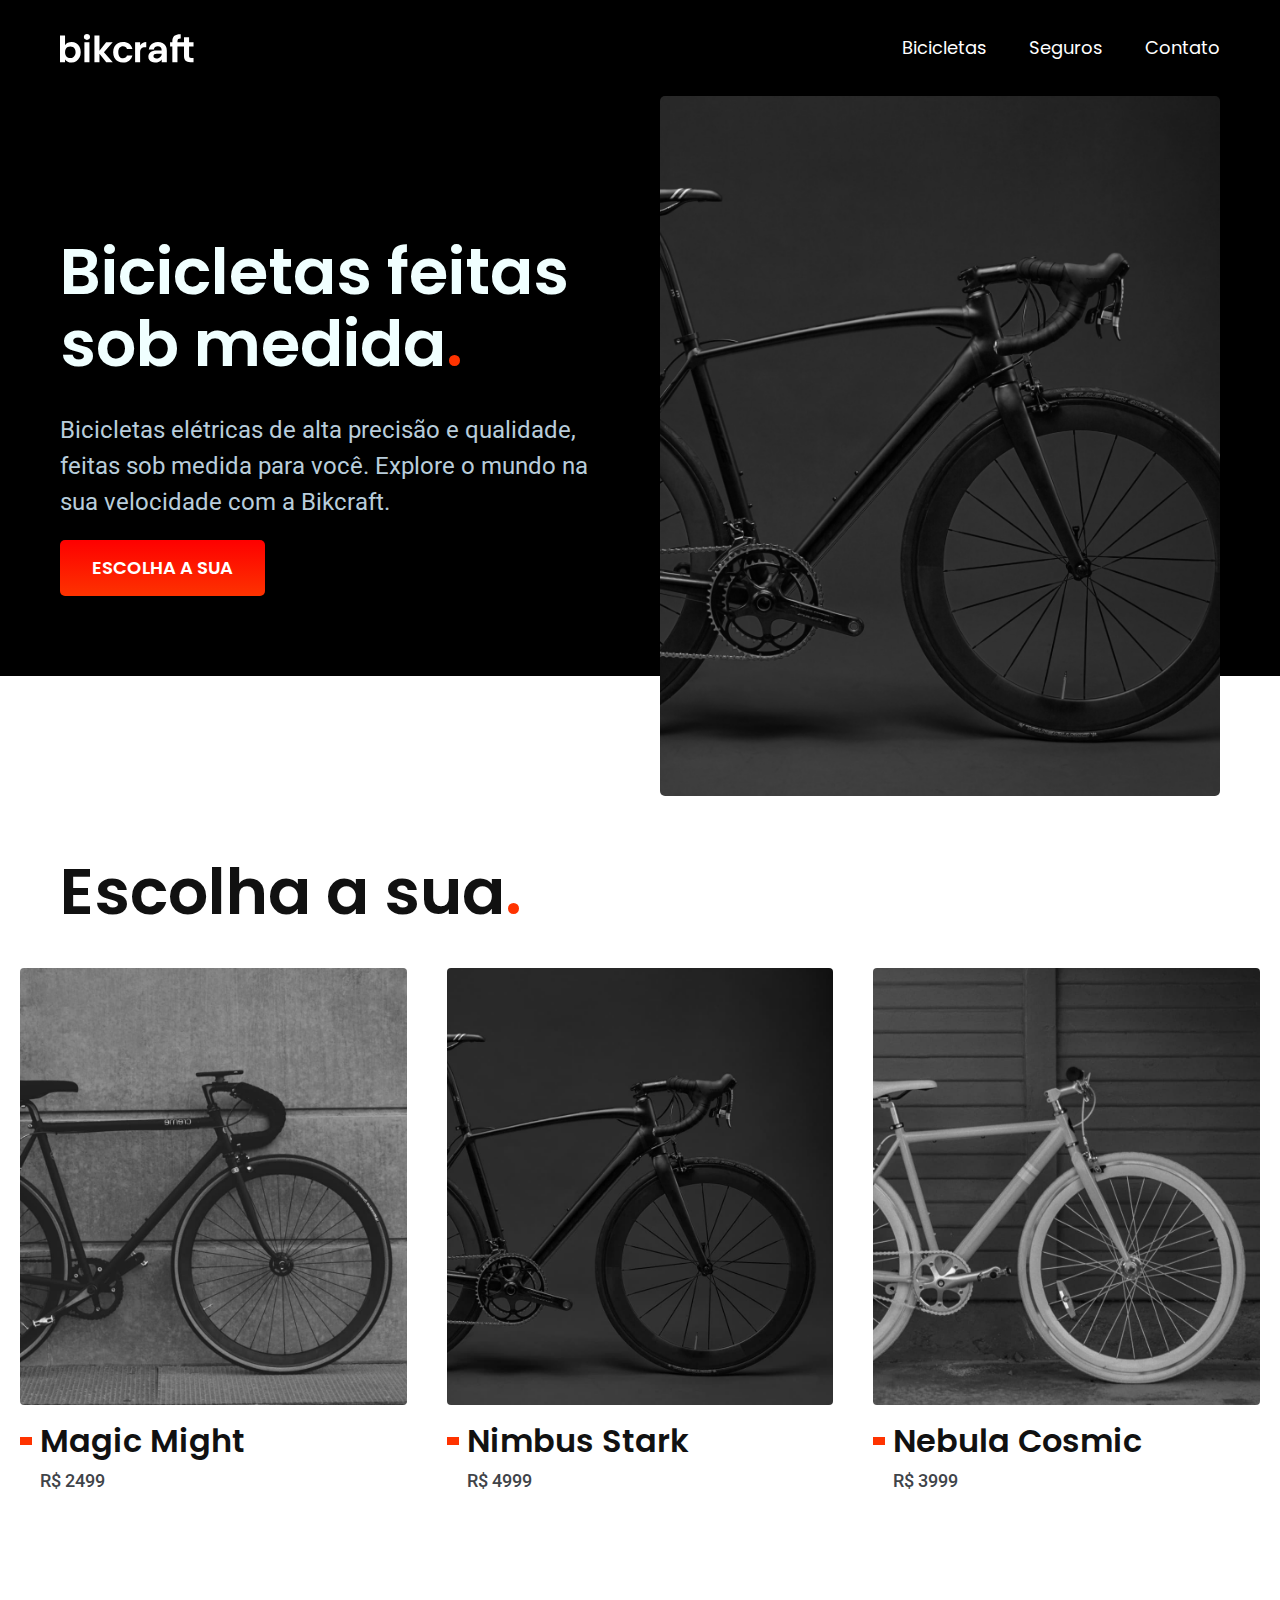
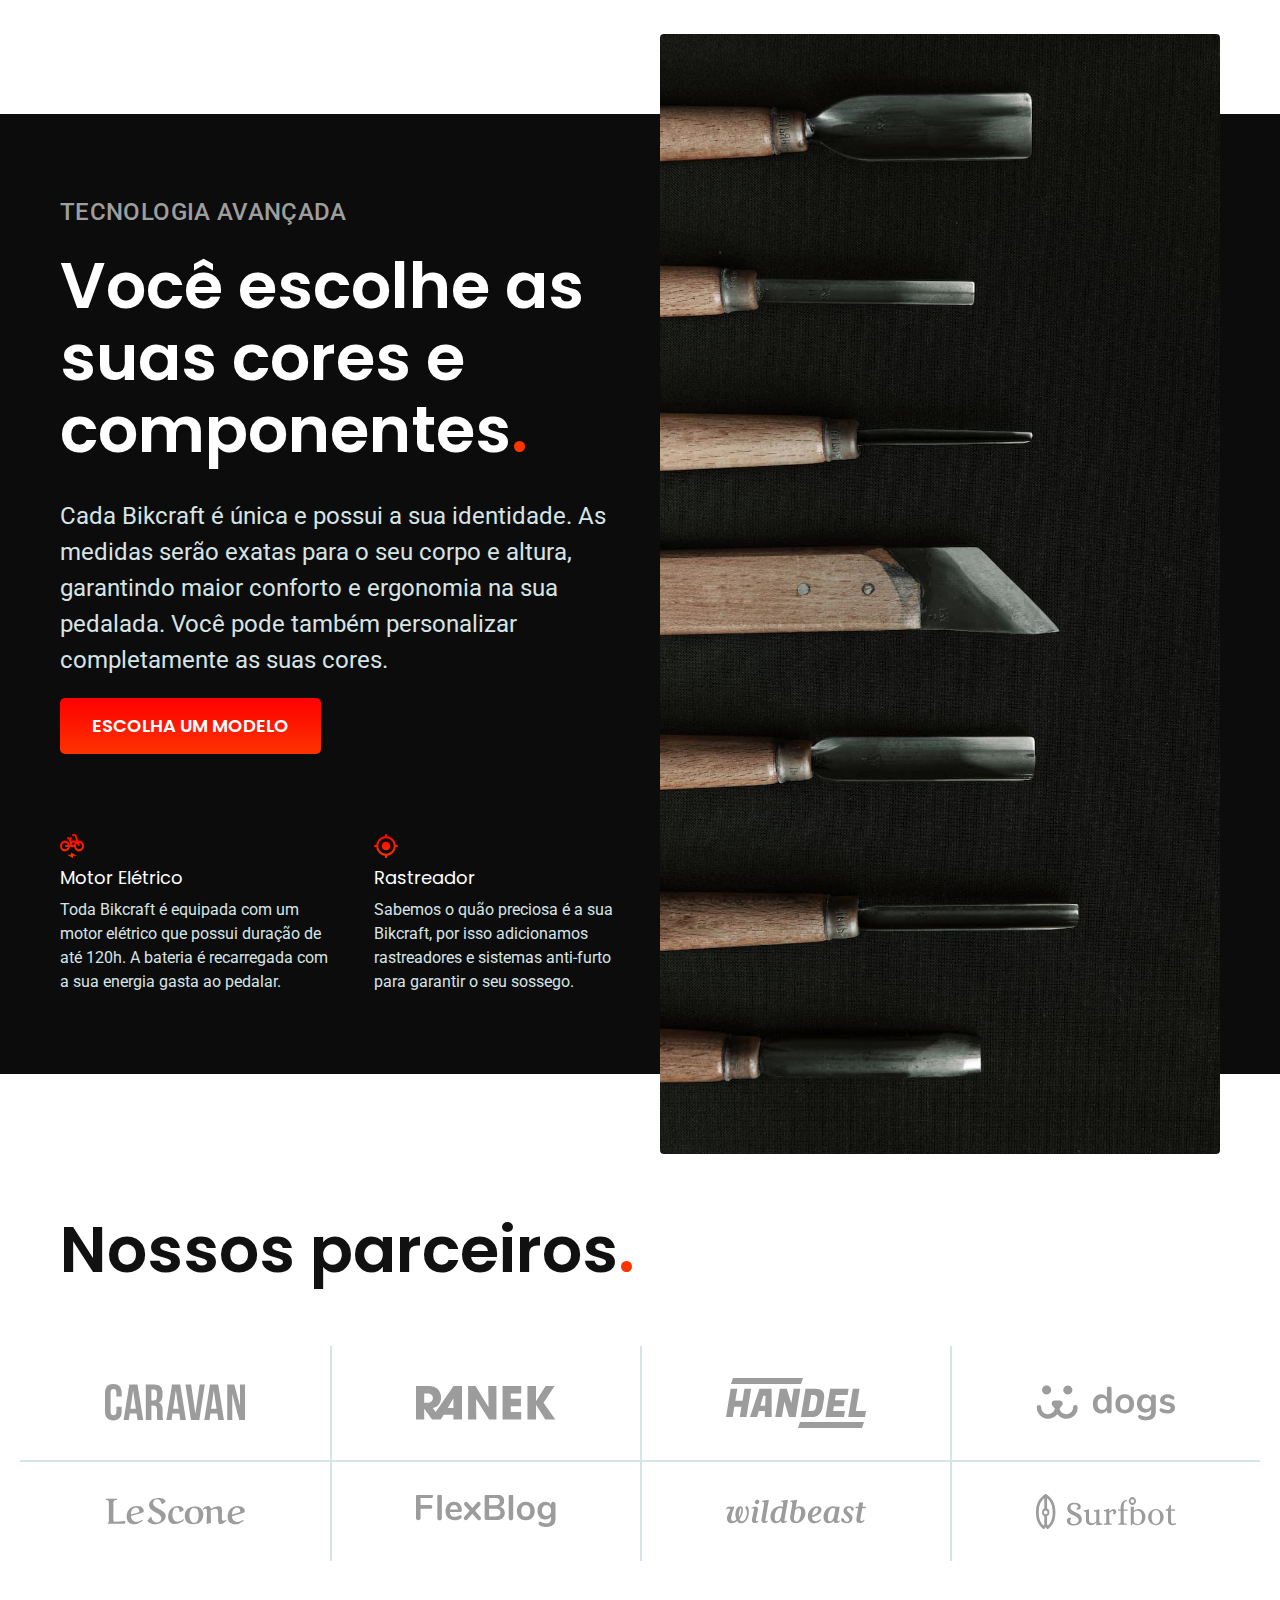
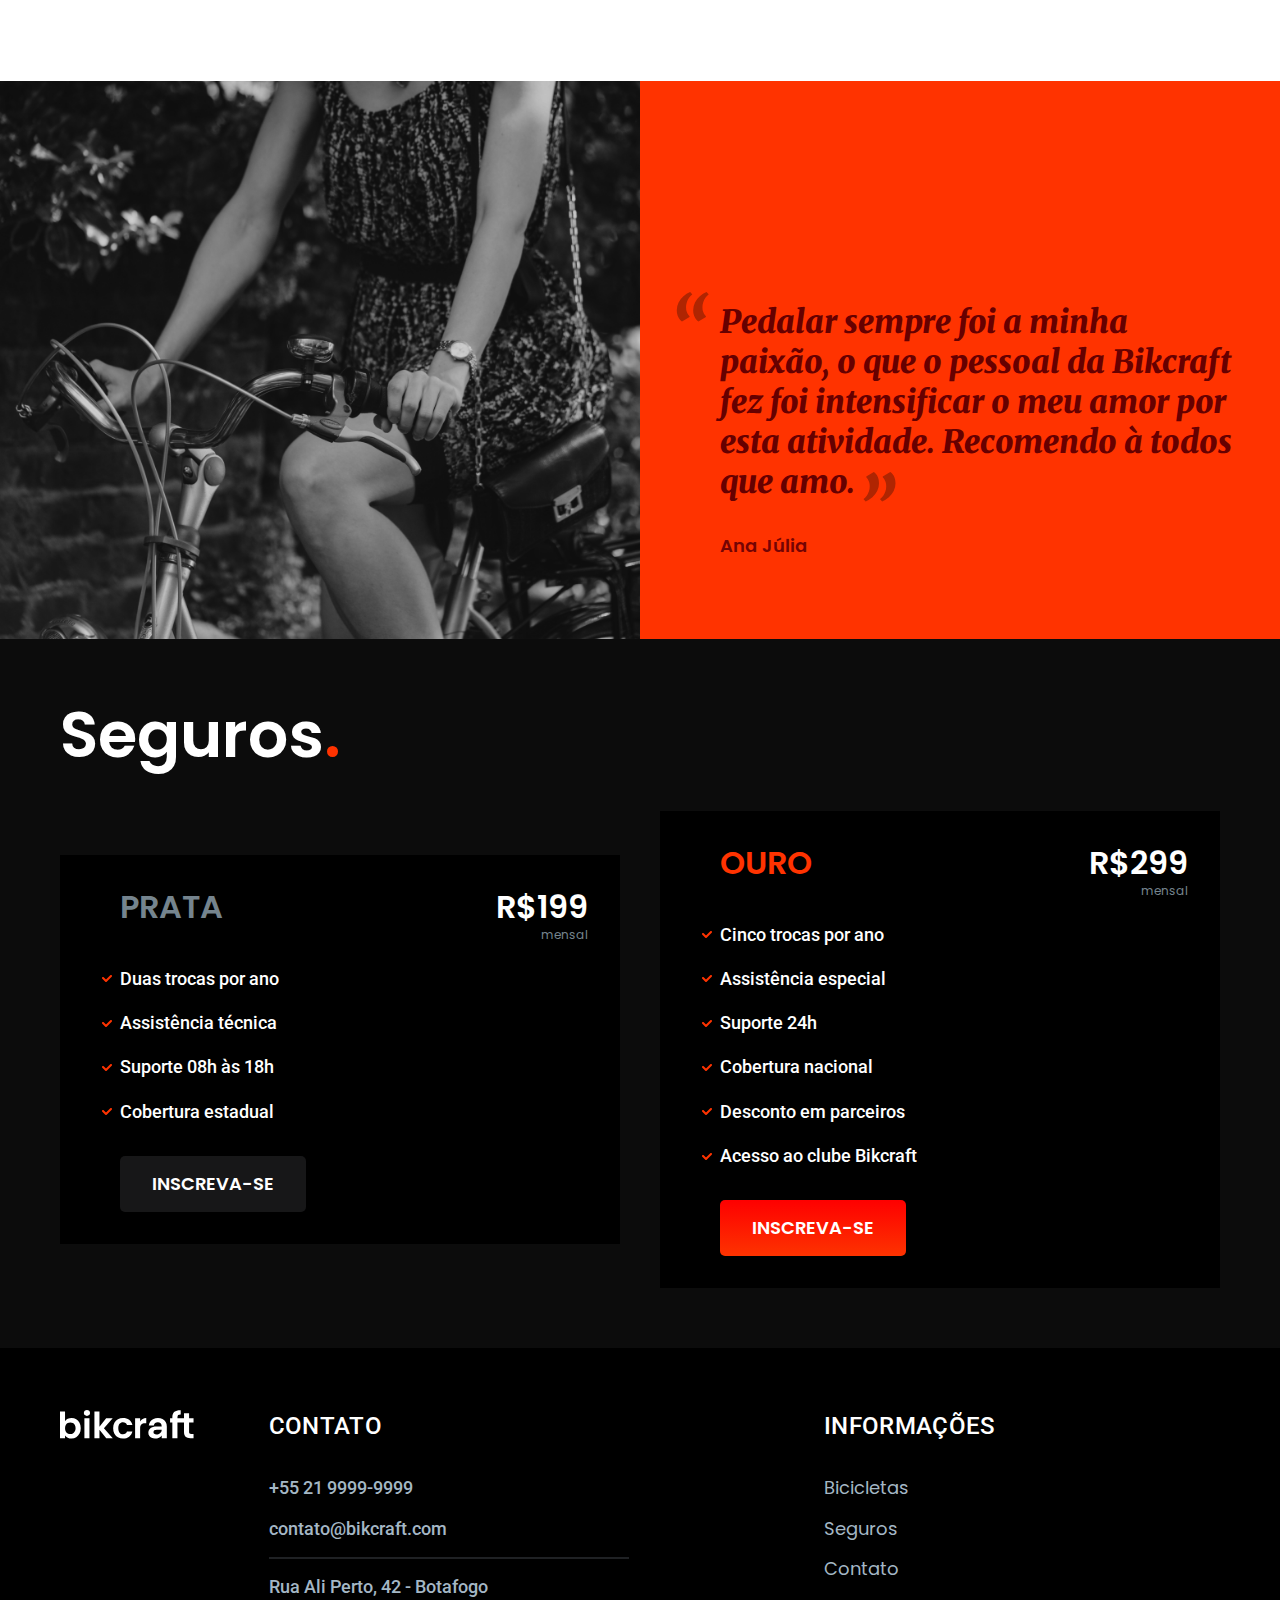
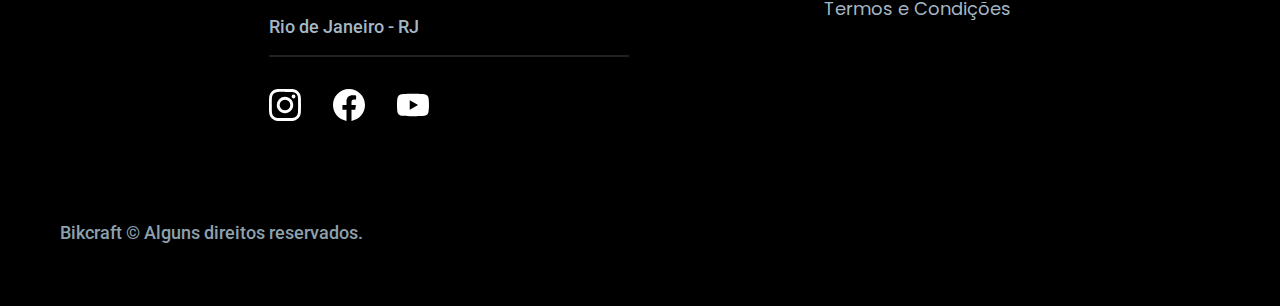
<file: index.html>
<!DOCTYPE html>
<html lang="pt-br">

<head>
  <meta charset="UTF-8">
  <meta http-equiv="X-UA-Compatible" content="IE=edge">
  <meta name="viewport" content="width=device-width, initial-scale=1.0">
  <meta name="description" content="Bicicletas Elétricas. Qualidade é BIKCRAFT!">
  <title>Bikcraft - Bicicletas Elétricas</title>

  <link rel="icon" href="favicon-16x16.png" type="image/png">
  <link rel="preload" href="css/style.css" as="style">
  <link rel="stylesheet" href="css/style.css">
  

  <link rel="preconnect" href="https://fonts.googleapis.com">
  <link rel="preconnect" href="https://fonts.gstatic.com" crossorigin>
  <link href="https://fonts.googleapis.com/css2?family=Poppins:wght@400;600&family=Roboto:wght@400;500&display=swap" rel="stylesheet">
  <link rel="preconnect" href="https://fonts.googleapis.com">
  <link rel="preconnect" href="https://fonts.gstatic.com" crossorigin>
  <link href="https://fonts.googleapis.com/css2?family=Merriweather:ital,wght@1,900&display=swap" rel="stylesheet">
</head>

<body>
  <header class="header-bg">
    <div class="header">
      <a href="./">
        <img src="./bikcraft.svg" alt="Logo bikcraft">
      </a>
      <nav aria-label="Primaria">
        <ul class="header-menu font-1-m">
          <li> <a href="./bicicletas.html">Bicicletas</a></li>
          <li> <a href="./seguros.html">Seguros</a></li>
          <li> <a href="./contato.html">Contato</a></li>
        </ul>
      </nav>
    </div>
  </header>

  <main class="introducao-bg">
    <div class="introducao">
      <div class="introducao-conteudo">
        <h1 data-anime="400" class="font-1-xxl fadeInLeft">Bicicletas feitas sob medida<span>.</span></h1>
        <p data-anime="600" class="font-2-l fadeInLeft">Bicicletas elétricas de alta precisão e qualidade, feitas sob medida para você. Explore o mundo na sua velocidade com a Bikcraft.</p>
        <a data-anime="800" class="botao fadeInLeft" href="./bicicletas.html">ESCOLHA A SUA</a>
      </div>
      <div data-anime="1000" class="introducao-img fadeInDown">
        <img src="./img/fotos/introducao.jpg" alt="Bicicleta Elétrica">
      </div>
      <div class="introducao-mobile">
        <img src="./img/bicicletas/nimbus.jpg" alt="Bicicleta Elétrica">
      </div>
    </div>
  </main>

  <article class="bicicletas-lista">
    <h2 class="font-1-xxl container">Escolha a sua<span>.</span></h2>

    <ul>
      <a href="./bicicletas/magic.html">
        <li>
          <img src="./img/bicicletas/magic-home.jpg" alt="Bicicleta Preta">
          <h3 class="font-1-xl">Magic Might</h3>
          <P style="color:#3F4449;;" class="font-2-m">R$ 2499</P>
        </li>
      </a>

      <a href="./bicicletas/nimbus.html">
        <li>
          <img src="./img/bicicletas/nimbus-home.jpg" alt="Bicicleta Preta">
          <h3 class="font-1-xl">Nimbus Stark</h3>
          <P style="color:#3F4449;" class="font-2-m">R$ 4999</P>
        </li>
      </a>

      <a href="./bicicletas/nebula.html">
        <li>
          <img src="./img/bicicletas/nebula-home.jpg" alt="Bicicleta Preta">
          <h3 class="font-1-xl">Nebula Cosmic</h3>
          <P style="color:#3F4449;" class="font-2-m">R$ 3999</P>
        </li>
      </a>
    </ul>
  </article>

  <article class="tecnologia-bg">
    <div class="tecnologia container">
      <div class="tecnologia-conteudo">
        <p style="color:#9E9E9E;" class="font-2-l-b">Tecnologia avançada</p>
        <h2 style="color: white;" class="font-1-xxl">Você escolhe as suas cores e componentes<span>.</span></h2>
        <p style="color: #D6E4E5;" class="font-2-l">Cada Bikcraft é única e possui a sua identidade. As medidas serão exatas para o seu corpo e altura, garantindo maior conforto e ergonomia na sua pedalada. Você pode também personalizar completamente as suas cores.</p>
        <a class="botao" href="./bicicletas.html">ESCOLHA UM MODELO</a>
        <div class="tecnologia-vantagens">
          <div>
            <img class="svg" src="./icones/bicicletas/motor elétrico.svg" alt="">
            <h3 style="color: white;" class="font-1-m">Motor Elétrico</h3>
            <p style="color: #D6E4E5;" class="font-2-s">Toda Bikcraft é equipada com um motor elétrico que possui duração de até 120h. A bateria é recarregada com a sua energia gasta ao pedalar.
            </p>
          </div>

          <div>
            <img class="svg" src="./icones/bicicletas/rastreador.svg" alt="">
            <h3 style="color: white;" class="font-1-m">Rastreador</h3>
            <p style="color: #D6E4E5;" class="font-2-s">Sabemos o quão preciosa é a sua Bikcraft, por isso adicionamos rastreadores e sistemas anti-furto para garantir o seu sossego.
            </p>
          </div>
        </div>
      </div>

      <div class="tecnologia-imagem">
        <img src="./img/fotos/tecnologia.jpg" alt="">
      </div>
    </div>
  </article>

  <section class="parceiros" aria-label="Nossos parceiros">
    <h2 class="font-1-xxl container">Nossos parceiros<span>.</span></h2>
    <ul>
      <li> <img src="./parceiros/caravan.svg" alt="caravan"> </li>
      <li> <img src="./parceiros/ranek.svg" alt="ranek"> </li>
      <li> <img src="./parceiros/handel.svg" alt="handel"></li>
      <li> <img src="./parceiros/dogs.svg" alt="dogs"></li>
      <li> <img src="./parceiros/lescone.svg" alt="lescone"></li>
      <li> <img src="./parceiros/flexblog.svg" alt="flexblog"></li>
      <li> <img src="./parceiros/wildbeast.svg" alt="wildbeast"></li>
      <li> <img src="./parceiros/surfbot.svg" alt="surfbot"></li>
    </ul>
  </section>

  <section class="depoimento" aria-label="depoimento">
    <div>
      <img src="./img/fotos/depoimento.jpg" alt="Depoimento de uma pessoa ao pedalar com a Bikcraft">
    </div>
    <div class="depoimento-conteudo">
      <h2 style="color:#660000;" class="font-1-xl">
        Pedalar sempre foi a minha paixão, o que o pessoal da Bikcraft fez foi intensificar o meu amor por esta atividade. Recomendo à todos que amo.
      </h2>
      <p style="color: #740404;" class="font-1-m-b">Ana Júlia</p>
    </div>
  </section>

  <article class="seguros-bg">
    <div class="seguros container">
      <h2 style="color: white;" class="font-1-xxl">Seguros<span>.</span></h2>

      <div class="seguros-item">
        <h3 style="color: #75848E;" class="font-1-xl">PRATA</h3>
        <p style="color: #ffffff;" class="font-1-xl"> R$199
          <span style="color: #75848E;" class="font-1-xs">mensal</span>
        </p>
        <ul style="color: #ffffff;" class="font-2-m">
          <li>Duas trocas por ano</li>
          <li>Assistência técnica</li>
          <li>Suporte 08h às 18h</li>
          <li>Cobertura estadual</li>
        </ul>
        <a class="botao secundario" href="./orcamento.html?tipo=seguro&produto=prata">INSCREVA-SE</a>
      </div>

      <div class="seguros-item">
        <h3 style="color: #FF3300;" class="font-1-xl">OURO</h3>
        <p style="color: #ffffff;" class="font-1-xl"> R$299
          <span style="color: #75848E;" class="font-1-xs">mensal</span>
        </p>
        <ul style="color: #ffffff;" class="font-2-m">
          <li>Cinco trocas por ano</li>
          <li>Assistência especial</li>
          <li>Suporte 24h</li>
          <li>Cobertura nacional</li>
          <li>Desconto em parceiros</li>
          <li>Acesso ao clube Bikcraft</li>
        </ul>
        <a class="botao" href="./orcamento.html?tipo=seguro&produto=ouro">INSCREVA-SE</a>
      </div>
    </div>
  </article>

  <footer class="footer-bg">
    <div class="footer container">
      <img src="./bikcraft.svg" alt="Bikcraft">
      <div class="footer-contato">
        <h3 style="color: #ffffff;" class="font-2-l-b">Contato</h3>
        <ul style="color: #A4B7C5;" class="font-2-m">
          <li><a style="color: #A4B7C5;" href="tel:+552199999999">+55 21 9999-9999</a></li>
          <li><a style="color: #A4B7C5;" href="mailto:contato@bikcraft.com">contato@bikcraft.com</a></li>
          <li>Rua Ali Perto, 42 - Botafogo</li>
          <li>Rio de Janeiro - RJ</li>
        </ul>
        <div class="footer-redes">
          <a href="./">
            <img src="./icones/redes/instagram.svg" alt="Instagram">
          </a>
          <a href="./">
            <img src="./icones/redes/facebook.svg" alt="Facebook">
          </a>
          <a href="./">
            <img src="./icones/redes/youtube.svg" alt="Youtube">
          </a>
        </div>
      </div>
      <div class="footer-informacoes">
        <h3 style="color: #ffffff;" class="font-2-l-b">Informações</h3>
        <nav>
          <ul style="color: #A4B7C5;" class="font-1-m">
            <li><a style="color: #A4B7C5;" href="./bicicletas.html">Bicicletas</a></li>
            <li><a style="color: #A4B7C5;" href="./seguros.html">Seguros</a></li>
            <li><a style="color: #A4B7C5;" href="./contato.html">Contato</a></li>
            <li><a style="color: #A4B7C5;" href="./termos.html">Termos e Condições</a></li>
          </ul>
        </nav>
      </div>
      <p style="color: #8DA0AD;" class="footer-copy font-2-m">Bikcraft © Alguns direitos reservados.</p>
    </div>
  </footer>


  <script src="./js/plugins/simple-anime.js"></script>
  <script src="./js/script.js"></script>
</body>

</html>
</file>
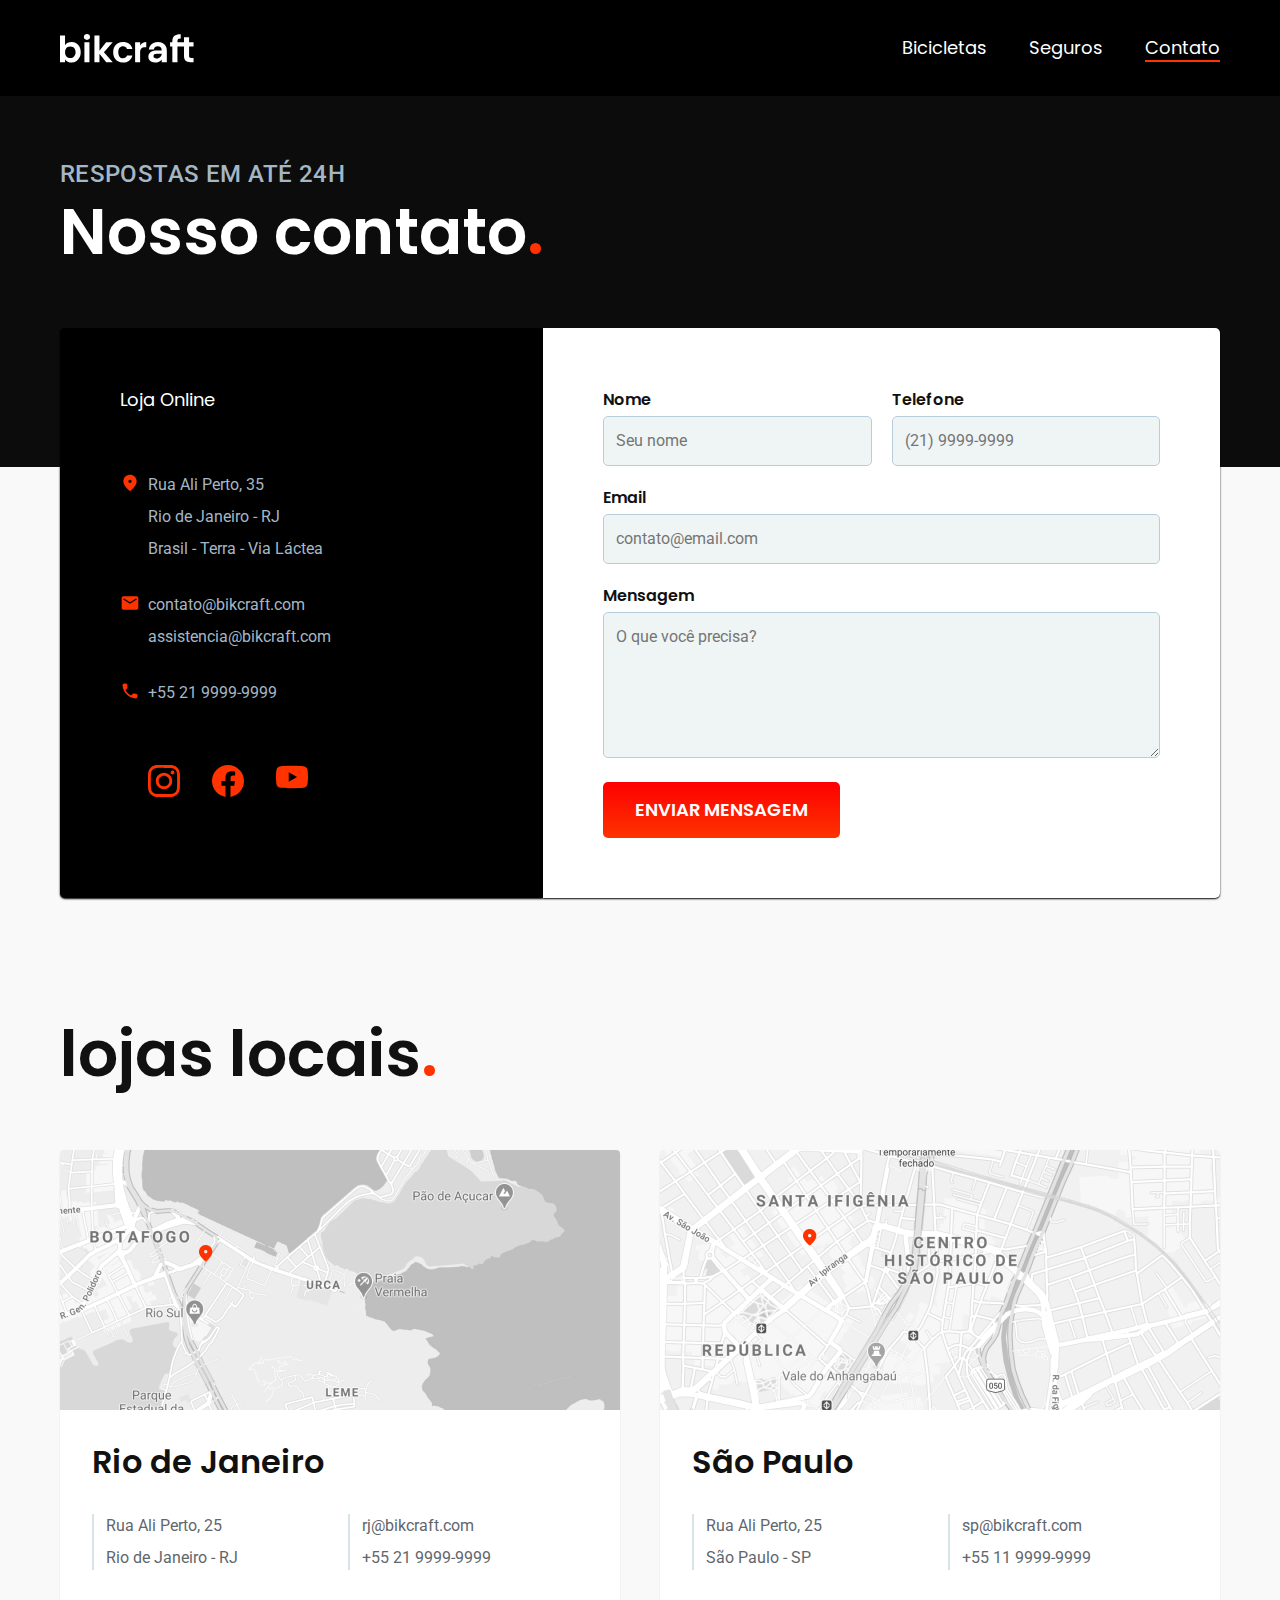
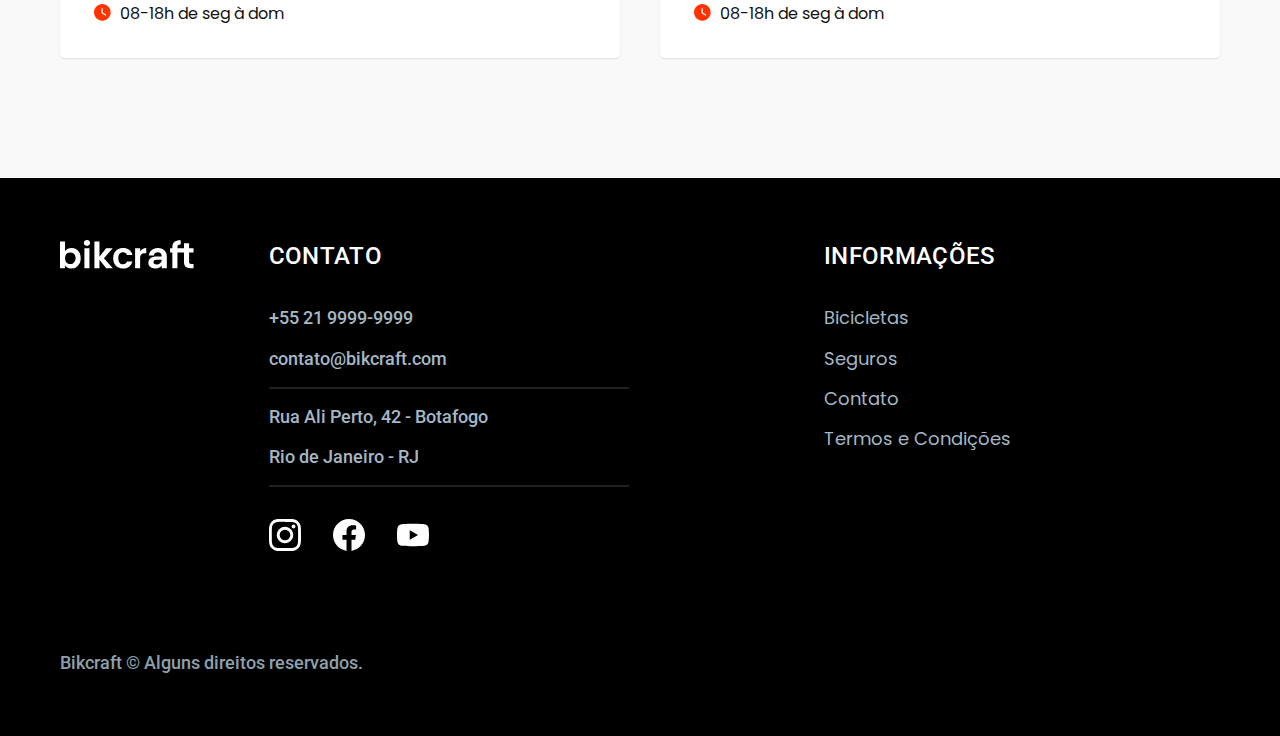
<file: contato.html>
<!DOCTYPE html>
<html lang="pt-br">

<head>
  <meta charset="UTF-8">
  <meta http-equiv="X-UA-Compatible" content="IE=edge">
  <meta name="viewport" content="width=device-width, initial-scale=1.0">
  <title>Nosso Contato - Bikcraft</title>
  <link rel="preload" href="css/style.css" as="style">
  <link rel="stylesheet" href="css/style.css">
  <link rel="icon" href="favicon-16x16.png" type="image/png">
 

  <link rel="preconnect" href="https://fonts.googleapis.com">
  <link rel="preconnect" href="https://fonts.gstatic.com" crossorigin>
  <link href="https://fonts.googleapis.com/css2?family=Poppins:wght@400;600&family=Roboto:wght@400;500&display=swap" rel="stylesheet">
  <link rel="preconnect" href="https://fonts.googleapis.com">
  <link rel="preconnect" href="https://fonts.gstatic.com" crossorigin>
  <link href="https://fonts.googleapis.com/css2?family=Merriweather:ital,wght@1,900&display=swap" rel="stylesheet">
</head>

<body id="contato">
  <header class="header-bg">
    <div class="header">
      <a href="./">
        <img src="./bikcraft.svg" alt="Logo bikcraft">
      </a>
      <nav aria-label="Primaria">
        <ul class="header-menu font-1-m">
          <li> <a href="./bicicletas.html">Bicicletas</a></li>
          <li> <a href="./seguros.html">Seguros</a></li>
          <li> <a href="./contato.html">Contato</a></li>
        </ul>
      </nav>
    </div>
  </header>

  <main>
    <div class="titulo-bg">
      <div class="titulo container">
        <p style="color:  #A4B7C5;" class="font-2-l-b">RESPOSTAS EM ATÉ 24H</p>
        <h1 style="color:  #ffffff;" class="font-1-xxl">Nosso contato<span style="color: #FF3300;;">.</span></h1>
      </div>
    </div>


    <div class="contato container">
      <section aria-label="endereço" class="contato-dados">
        <h2 style="color: #ffffff;" class="font-1-m">Loja Online</h2>
        <div style="color:  #A4B7C5;" class="contato-endereco font-2-s">
          <p>Rua Ali Perto, 35</p>
          <p>Rio de Janeiro - RJ</p>
          <p>Brasil - Terra - Via Láctea</p>
        </div>

        <address style="color: #A4B7C5;" class="contato-meios font-2-s">
          <a href="mailto:@bikcraft.com">contato@bikcraft.com</a>
          <a href="mailto:assistencia@bikcraft.com">assistencia@bikcraft.com</a>
          <a href="tel:+552199999999">+55 21 9999-9999</a>
        </address>



        <div class="contato-redes">
          <a href="./">
            <img src="icones/redes/insta.gradient.svg" alt="Instagram">
          </a>
          <a href="./">
            <img src="icones/redes/facebook.gradient.svg" alt="Facebook">
          </a>
          <a href="./">
            <img src="icones/redes/youtube.gradient.svg" alt="Youtube">
          </a>
        </div>
      </section>


      <section aria-label="Formulário" class="contato-formulario">
        <form action="./contato.html" class="form">
          <div>
            <label for="nome">Nome</label>
            <input type="text" id="nome" name="nome" placeholder="Seu nome">
          </div>

          <div>
            <label for="telefone">Telefone</label>
            <input type="text" id="telefone" name="telefone" placeholder="(21) 9999-9999">
          </div>

          <div class="col-2">
            <label for="email">Email</label>
            <input type="email" id="email" name="email" placeholder="contato@email.com">
          </div>

          <div class="col-2">
            <label for="mensagem">Mensagem</label>
            <textarea rows="5" id="mensagem" name="mensagem" placeholder="O que você precisa?"></textarea>
          </div>

          <button class="botao col-2">ENVIAR MENSAGEM</button>
        </form>
      </section>
    </div>
  </main>

  <article class="lojas container">
    <h2 class="font-1-xxl">lojas locais<span style="color: #FF3300;">.</span></h2>
    <div class="lojas-item">
      <img src="img/lojas/RJ.jpg" alt="mapa marcando o endereço em Rua Ali Perto, 25 - Rio de Janeiro - RJ">
      <div class="lojas-conteudo">
        <h3 class="font-1-xl">Rio de Janeiro</h3>
        <div style="color: #5F676D;" class="lojas-dados font-2-s">
          <p>Rua Ali Perto, 25</p>
          <p>Rio de Janeiro - RJ</p>
        </div>
        <div style="color: #5F676D;" class="lojas-dados font-2-s">
          <a href="mailto:rj@bikcraft.com">rj@bikcraft.com</a>
          <a href="tel:+552199999999">+55 21 9999-9999</a>
        </div>
        <p class="lojas-tempo font-1-s"><img src="icones/contato/horario.svg" alt="">08-18h de seg à dom</p>
      </div>
    </div>

    <div class="lojas-item">
      <img src="./img/lojas/SP.jpg" alt="mapa marcando o endereço em Rua Ali Perto, 25 - São Paulo - SP">
      <div class="lojas-conteudo">
        <h3 class="font-1-xl">São Paulo</h3>
        <div style="color: #5F676D;" class="lojas-dados font-2-s">
          <p>Rua Ali Perto, 25</p>
          <p>São Paulo - SP</p>
        </div>
        <div style="color: #5F676D;" class="lojas-dados font-2-s">
          <a href="mailto:sp@bikcraft.com">sp@bikcraft.com</a>
          <a href="tel:+551199999999">+55 11 9999-9999</a>
        </div>
        <p class="lojas-tempo font-1-s"><img src="icones/contato/horario.svg" alt="">08-18h de seg à dom</p>
      </div>
    </div>
  </article>

  <footer class="footer-bg">
    <div class="footer container">
      <img src="./bikcraft.svg" alt="Bikcraft">
      <div class="footer-contato">
        <h3 style="color: #ffffff;" class="font-2-l-b">Contato</h3>
        <ul style="color: #A4B7C5;" class="font-2-m">
          <li><a style="color: #A4B7C5;" href="tel:+552199999999">+55 21 9999-9999</a></li>
          <li><a style="color: #A4B7C5;" href="mailto:contato@bikcraft.com">contato@bikcraft.com</a></li>
          <li>Rua Ali Perto, 42 - Botafogo</li>
          <li>Rio de Janeiro - RJ</li>
        </ul>
        <div class="footer-redes">
          <a href="./">
            <img src="./icones/redes/instagram.svg" alt="Instagram">
          </a>
          <a href="./">
            <img src="./icones/redes/facebook.svg" alt="Facebook">
          </a>
          <a href="./">
            <img src="./icones/redes/youtube.svg" alt="Youtube">
          </a>
        </div>
      </div>
      <div class="footer-informacoes">
        <h3 style="color: #ffffff;" class="font-2-l-b">Informações</h3>
        <nav>
          <ul style="color: #A4B7C5;" class="font-1-m">
            <li><a style="color: #A4B7C5;" href="./bicicletas.html">Bicicletas</a></li>
            <li><a style="color: #A4B7C5;" href="./seguros.html">Seguros</a></li>
            <li><a style="color: #A4B7C5;" href="./contato.html">Contato</a></li>
            <li><a style="color: #A4B7C5;" href="./termos.html">Termos e Condições</a></li>
          </ul>
        </nav>
      </div>
      <p style="color: #8DA0AD;" class="footer-copy font-2-m">Bikcraft © Alguns direitos reservados.</p>
    </div>
  </footer>

  <script src="./js/script.js"></script>
</body>
</file>
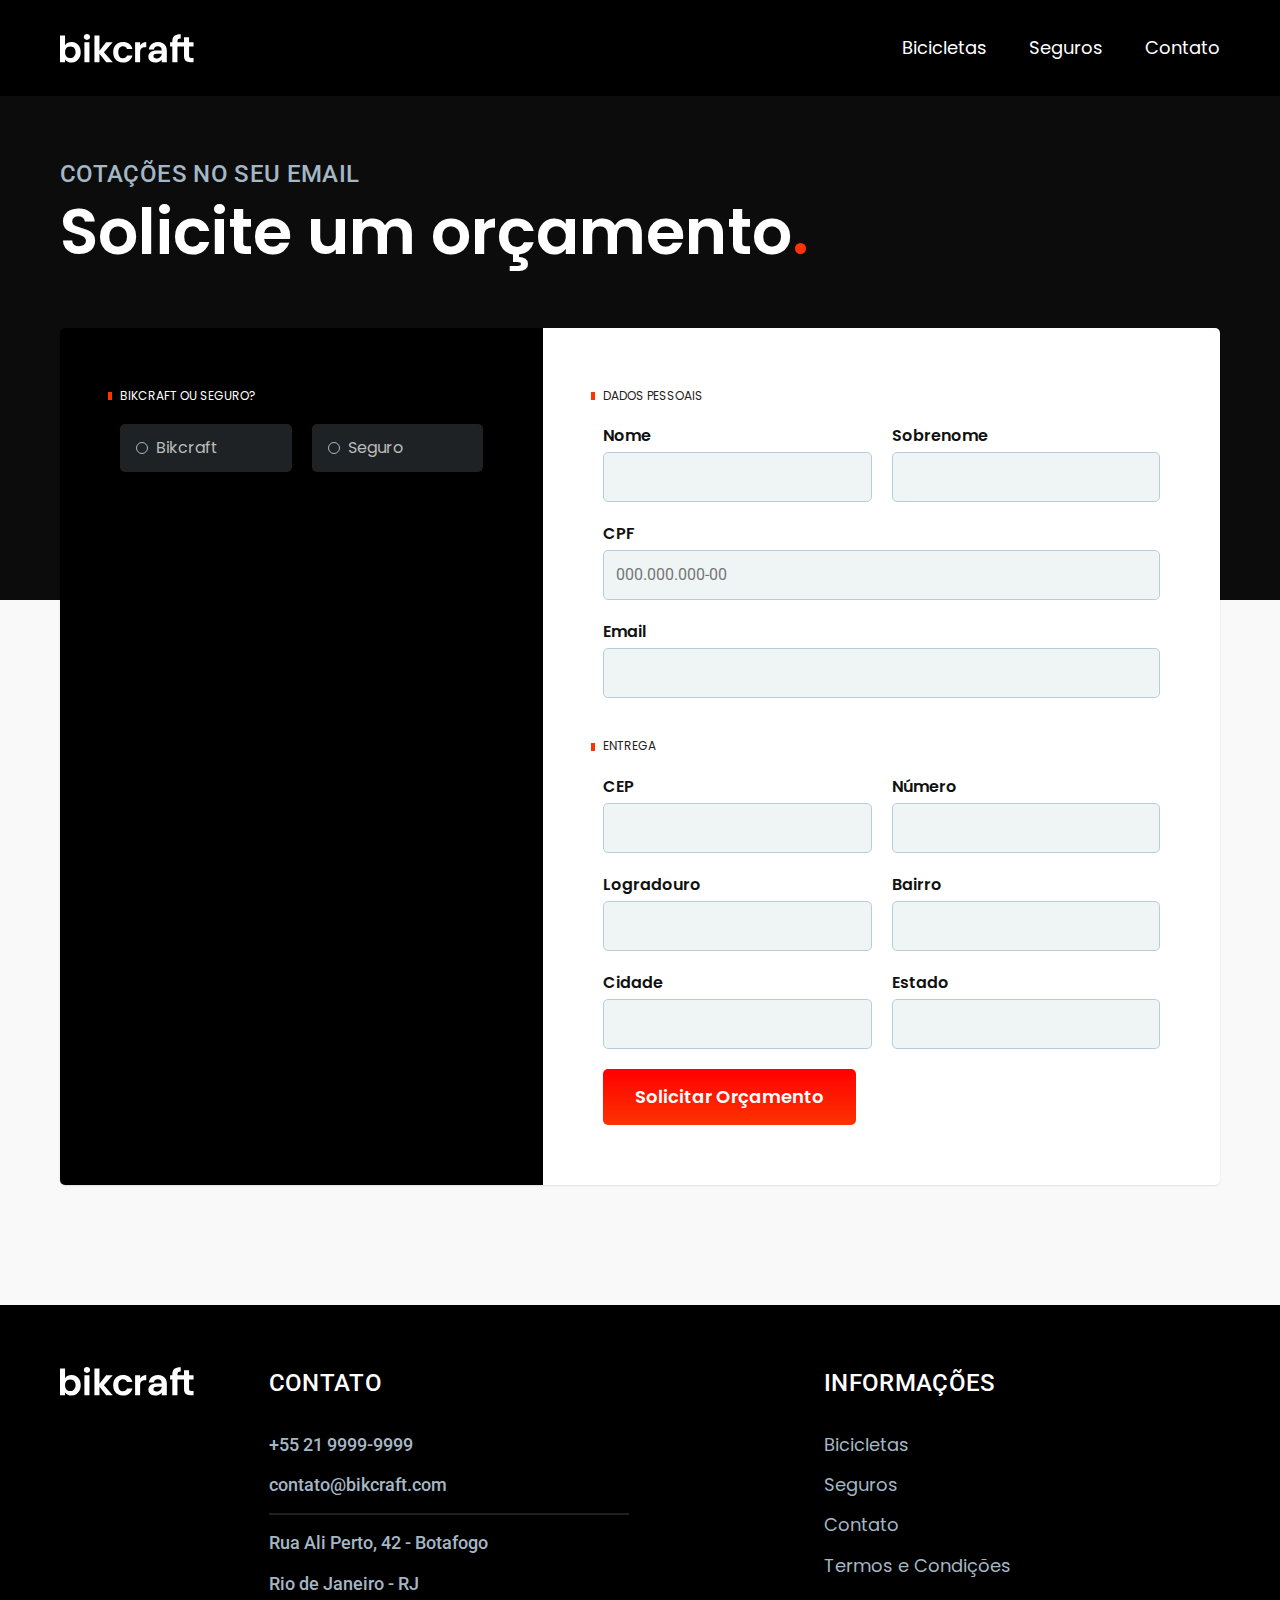
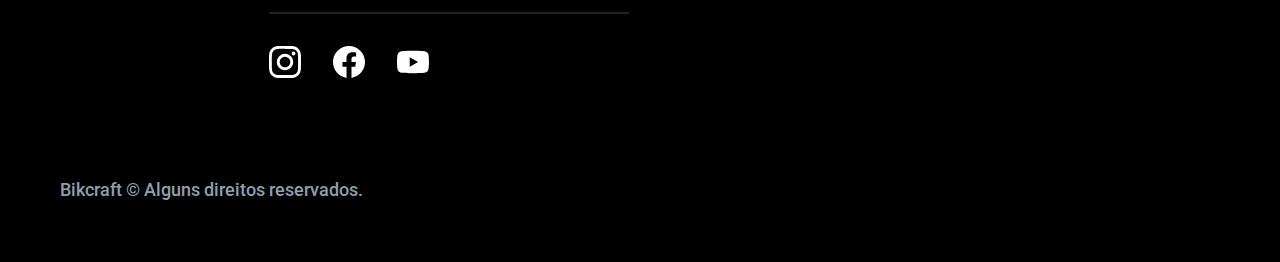
<file: orcamento.html>
<!DOCTYPE html>
<html lang="pt-br">

<head>
  <meta charset="UTF-8">
  <meta http-equiv="X-UA-Compatible" content="IE=edge">
  <meta name="viewport" content="width=device-width, initial-scale=1.0">
  <title>Orçamento - Bikcraft</title>
  <link rel="preload" href="css/style.css" as="style">
  <link rel="stylesheet" href="css/style.css">
  <link rel="icon" href="favicon-16x16.png" type="image/png">
 

  <link rel="preconnect" href="https://fonts.googleapis.com">
  <link rel="preconnect" href="https://fonts.gstatic.com" crossorigin>
  <link href="https://fonts.googleapis.com/css2?family=Poppins:wght@400;600&family=Roboto:wght@400;500&display=swap" rel="stylesheet">
  <link rel="preconnect" href="https://fonts.googleapis.com">
  <link rel="preconnect" href="https://fonts.gstatic.com" crossorigin>
  <link href="https://fonts.googleapis.com/css2?family=Merriweather:ital,wght@1,900&display=swap" rel="stylesheet">
</head>

<body id="orcamento">
  <header class="header-bg">
    <div class="header">
      <a href="./">
        <img src="./bikcraft.svg" alt="Logo bikcraft">
      </a>
      <nav aria-label="Primaria">
        <ul class="header-menu font-1-m">
          <li> <a href="./bicicletas.html">Bicicletas</a></li>
          <li> <a href="./seguros.html">Seguros</a></li>
          <li> <a href="./contato.html">Contato</a></li>
        </ul>
      </nav>
    </div>
  </header>

  <main>
    <div class="titulo-bg">
      <div class="titulo container">
        <p style="color:  #A4B7C5;" class="font-2-l-b">COTAÇÕES NO SEU EMAIL</p>
        <h1 style="color:  #ffffff;" class="font-1-xxl">Solicite um orçamento<span style="color: #FF3300;;">.</span></h1>
      </div>
    </div>
  </main>

  <form action="./" class="orcamento container">
    <div class="orcamento-produto">
      <h2 style="color: #ffffff;" class="font-1-xs">BIKCRAFT OU SEGURO?</h2>

      <input type="radio" name="tipo" id="bikcraft" value="bikcraft">
      <label for="bikcraft">Bikcraft</label>

      <input type="radio" name="tipo" id="seguro" value="seguro">
      <label for="seguro">Seguro</label>

      <div id="orcamento-bikcraft" class="orcamento-conteudo">
        <h2 style="color: #ffffff;" class="font-1-xs">ESCOLHA A SUA</h2>

        <input type="radio" name="produto" id="nimbus" value="nimbus">
        <label for="nimbus">Nimbus Stark <span style="color: black;">R$ 4999 </span></label>
        <div class="orcamento-detalhes">
          <ul class="font-1-xs">
            <li style="color: #3F4449;"><img src="./icones/bicicletas/motor elétrico.svg" alt="">Motor Elétrico</li>
            <li style="color: #3F4449;"><img src="./icones/bicicletas/carbono.svg" alt="">Fibra de Crbono</li>
            <li style="color: #3F4449;"><img src="./icones/bicicletas/velocidade.svg" alt="">40km/h</li>
            <li style="color: #3F4449;"><img src="./icones/bicicletas/rastreador.svg" alt="">Rastreador</li>
          </ul>
          <img src="./img/bicicletas/nimbus.jpg" alt="Bicicleta Nimbus">
        </div>

        <input type="radio" name="produto" id="magic" value="magic">
        <label for="magic">Magic Might <span style="color: black;">R$ 2499 </span> </label>
        <div class="orcamento-detalhes">
          <ul class="font-1-xs">
            <li style="color: #3F4449;"><img src="./icones/bicicletas/motor elétrico.svg" alt="">Motor Elétrico</li>
            <li style="color: #3F4449;"><img src="./icones/bicicletas/carbono.svg" alt="">Fibra de Crbono</li>
            <li style="color: #3F4449;"><img src="./icones/bicicletas/velocidade.svg" alt="">40km/h</li>
            <li style="color: #3F4449;"><img src="./icones/bicicletas/rastreador.svg" alt="">Rastreador</li>
          </ul>
          <img src="./img/bicicletas/magic.jpg" alt="Bicicleta Magic">
        </div>

        <input type="radio" name="produto" id="nebula" value="nebula">
        <label for="nebula">Nebula Cosmic <span style="color: black;">R$ 3999 </span> </label>
        <div class="orcamento-detalhes">
          <ul class="font-1-xs">
            <li style="color: #3F4449;"><img src="./icones/bicicletas/motor elétrico.svg" alt="">Motor Elétrico</li>
            <li style="color: #3F4449;"><img src="./icones/bicicletas/carbono.svg" alt="">Fibra de Crbono</li>
            <li style="color: #3F4449;"><img src="./icones/bicicletas/velocidade.svg" alt="">40km/h</li>
            <li style="color: #3F4449;"><img src="./icones/bicicletas/rastreador.svg" alt="">Rastreador</li>
          </ul>
          <img src="./img/bicicletas/nebula.jpg" alt="Bicicleta Nebula">
        </div>

      </div>

      <div id="orcamento-seguro" class="orcamento-conteudo">
        <h2 style="color: #ffffff;" class="font-1-xs">ESCOLHA SEU PLANO</h2>

        <input type="radio" name="produto" id="prata" value="prata">
        <label for="prata">Prata <span style="color: black;">R$ 199 </span></label>

        <input type="radio" name="produto" id="ouro" value="ouro">
        <label for="ouro">Ouro <span style="color: black;">R$ 299 </span></label>
      </div>

    </div>






    <div class="orcamento-dados form">

      <h2 class="font-1-xs col-2" style="color: #1F2124;">DADOS PESSOAIS</h2>

      <div>
        <label for="nome">Nome</label>
        <input type="text" id="nome" name="nome">
      </div>

      <div>
        <label for="sobrenome">Sobrenome</label>
        <input type="text" id="sobrenome" name="sobrenome">
      </div>

      <div class="col-2">
        <label for="cpf">CPF</label>
        <input type="text" id="cpf" name="cpf" placeholder="000.000.000-00">
      </div>

      <div class="col-2">
        <label for="email">Email</label>
        <input type="email" id="email" name="email">
      </div>



      <h2 class="font-1-xs col-2" style="color: #1F2124;">ENTREGA</h2>

      <div>
        <label for="cep">CEP</label>
        <input type="text" id="cep" name="cep">
      </div>

      <div>
        <label for="numero">Número</label>
        <input type="text" id="numero" name="numero">
      </div>

      <div>
        <label for="logradouro">Logradouro</label>
        <input type="text" id="logradouro" name="logradouro">
      </div>

      <div>
        <label for="bairro">Bairro</label>
        <input type="text" id="bairro" name="bairro">
      </div>

      <div>
        <label for="cidade">Cidade</label>
        <input type="text" id="cidade" name="cidade">
      </div>

      <div>
        <label for="estado">Estado</label>
        <input type="text" id="estado" name="estado">
      </div>

      <button class="botao col-2">Solicitar Orçamento</button>

    </div>
  </form>


  <footer class="footer-bg">
    <div class="footer container">
      <img src="./bikcraft.svg" alt="Bikcraft">
      <div class="footer-contato">
        <h3 style="color: #ffffff;" class="font-2-l-b">Contato</h3>
        <ul style="color: #A4B7C5;" class="font-2-m">
          <li><a style="color: #A4B7C5;" href="tel:+552199999999">+55 21 9999-9999</a></li>
          <li><a style="color: #A4B7C5;" href="mailto:contato@bikcraft.com">contato@bikcraft.com</a></li>
          <li>Rua Ali Perto, 42 - Botafogo</li>
          <li>Rio de Janeiro - RJ</li>
        </ul>
        <div class="footer-redes">
          <a href="./">
            <img src="./icones/redes/instagram.svg" alt="Instagram">
          </a>
          <a href="./">
            <img src="./icones/redes/facebook.svg" alt="Facebook">
          </a>
          <a href="./">
            <img src="./icones/redes/youtube.svg" alt="Youtube">
          </a>
        </div>
      </div>
      <div class="footer-informacoes">
        <h3 style="color: #ffffff;" class="font-2-l-b">Informações</h3>
        <nav>
          <ul style="color: #A4B7C5;" class="font-1-m">
            <li><a style="color: #A4B7C5;" href="./bicicletas.html">Bicicletas</a></li>
            <li><a style="color: #A4B7C5;" href="./seguros.html">Seguros</a></li>
            <li><a style="color: #A4B7C5;" href="./contato.html">Contato</a></li>
            <li><a style="color: #A4B7C5;" href="./termos.html">Termos e Condições</a></li>
          </ul>
        </nav>
      </div>
      <p style="color: #8DA0AD;" class="footer-copy font-2-m">Bikcraft © Alguns direitos reservados.</p>
    </div>
  </footer>

  <script src="./js/script.js"></script>
</body>
</file>
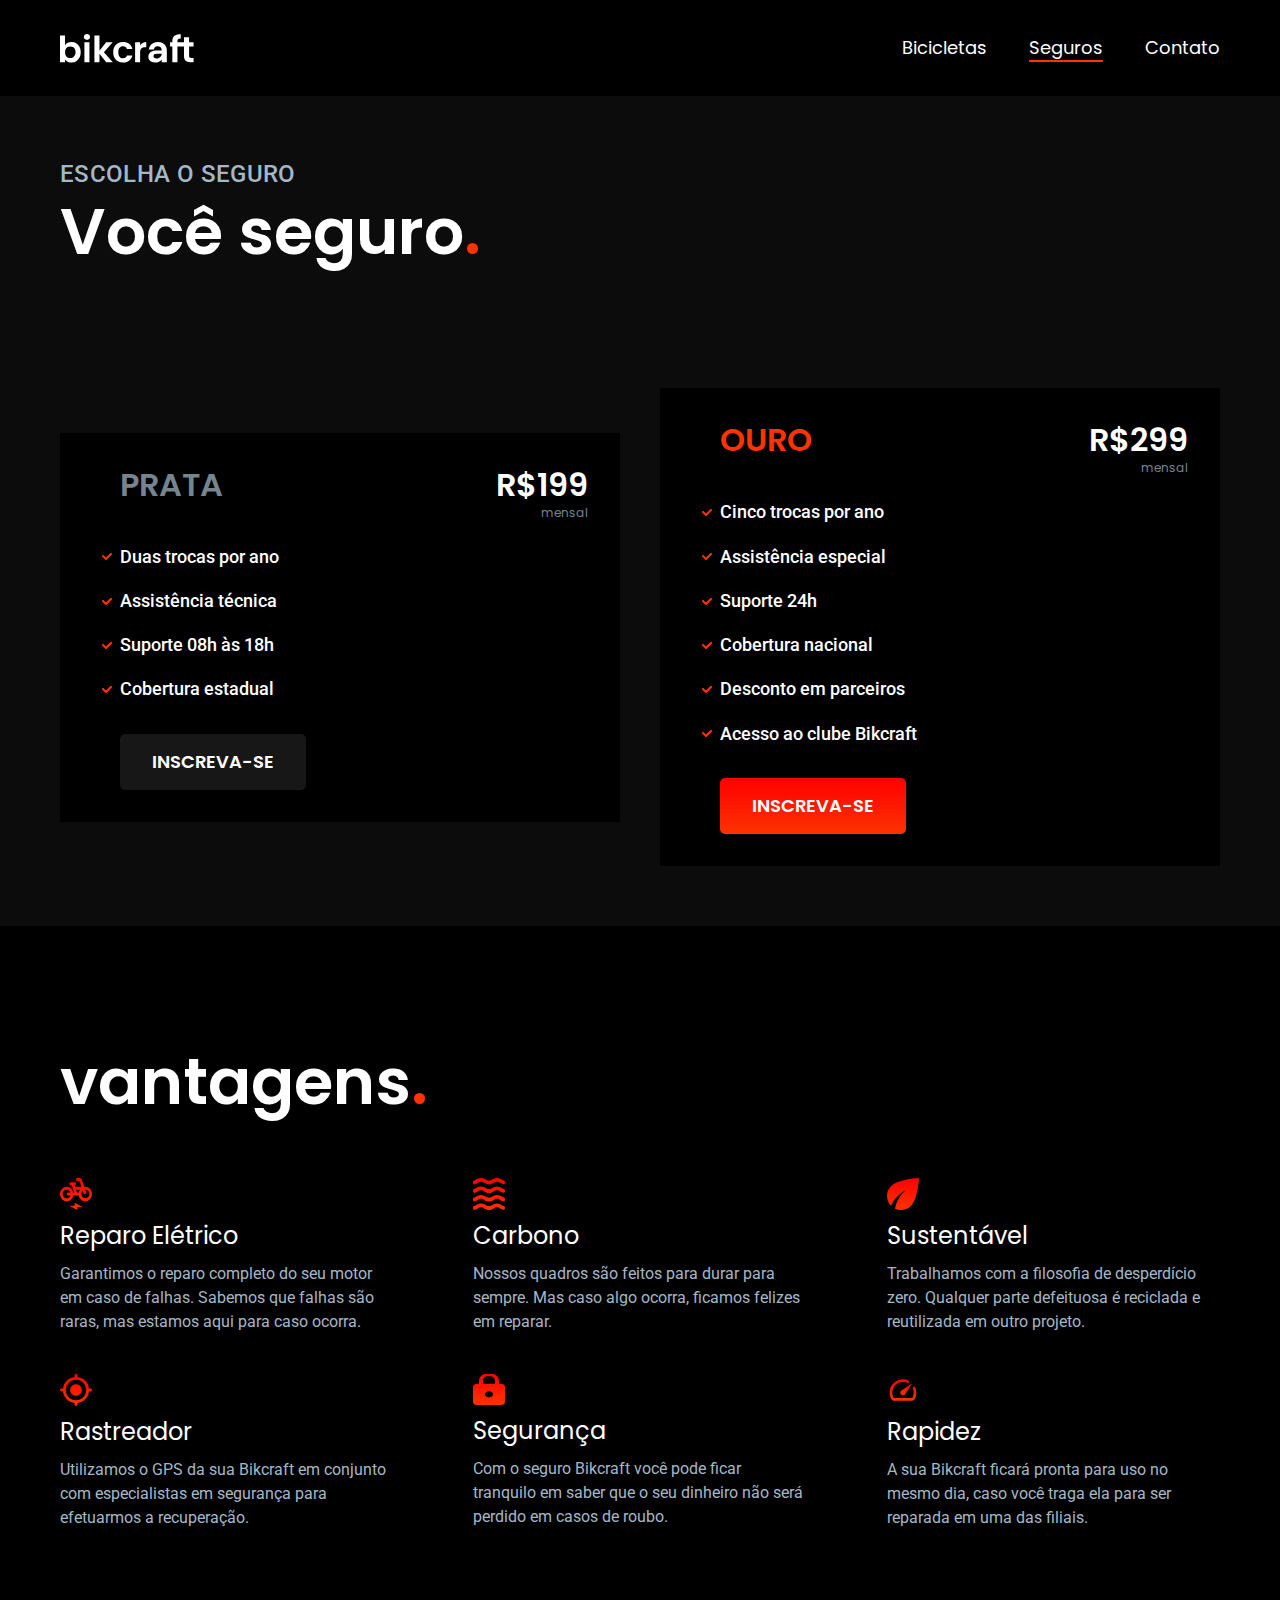
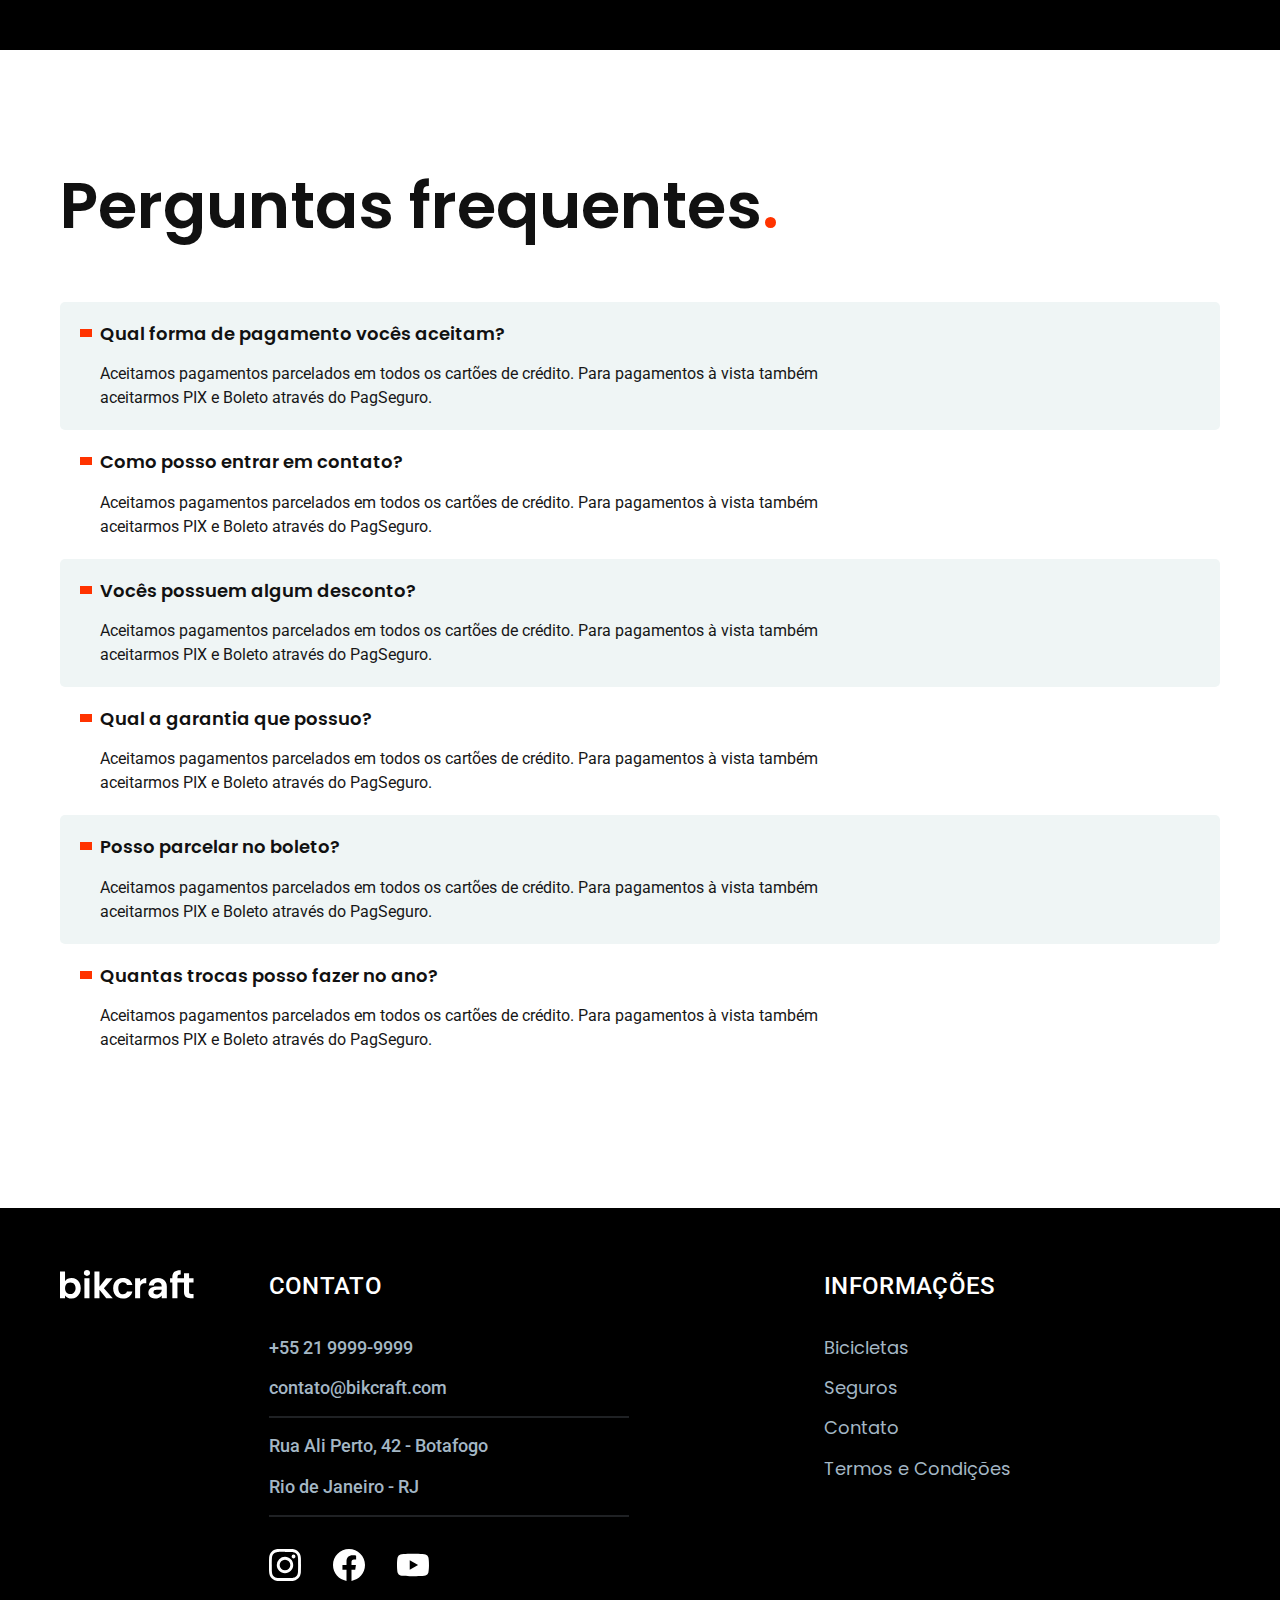
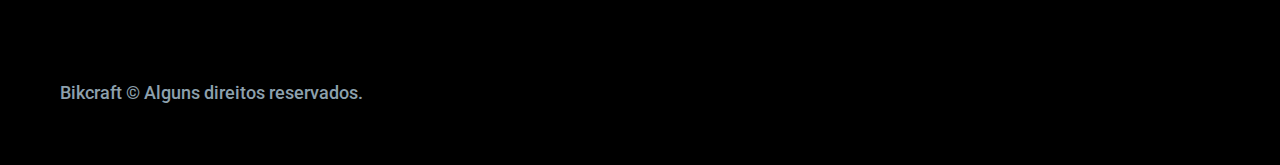
<file: seguros.html>
<!DOCTYPE html>
<html lang="pt-br">

<head>
  <meta charset="UTF-8">
  <meta http-equiv="X-UA-Compatible" content="IE=edge">
  <meta name="viewport" content="width=device-width, initial-scale=1.0">
  <title>Seguros - Bikcraft</title>
  <link rel="preload" href="css/style.css" as="style">
  <link rel="stylesheet" href="css/style.css">
  <link rel="icon" href="favicon-16x16.png" type="image/png">
  

  <link rel="preconnect" href="https://fonts.googleapis.com">
  <link rel="preconnect" href="https://fonts.gstatic.com" crossorigin>
  <link href="https://fonts.googleapis.com/css2?family=Poppins:wght@400;600&family=Roboto:wght@400;500&display=swap" rel="stylesheet">
  <link rel="preconnect" href="https://fonts.googleapis.com">
  <link rel="preconnect" href="https://fonts.gstatic.com" crossorigin>
  <link href="https://fonts.googleapis.com/css2?family=Merriweather:ital,wght@1,900&display=swap" rel="stylesheet">
</head>

<body id="seguro">
  <header class="header-bg">
    <div class="header">
      <a href="./">
        <img src="./bikcraft.svg" alt="Logo bikcraft">
      </a>
      <nav aria-label="Primaria">
        <ul class="header-menu font-1-m">
          <li> <a href="./bicicletas.html">Bicicletas</a></li>
          <li> <a href="./seguros.html">Seguros</a></li>
          <li> <a href="./contato.html">Contato</a></li>
        </ul>
      </nav>
    </div>
  </header>

  <main class="seguros-bg">
    <div class="titulo-bg">
      <div class="titulo container">
        <p style="color:  #A4B7C5;" class="font-2-l-b">ESCOLHA O SEGURO</p>
        <h1 style="color:  #ffffff;" class="font-1-xxl">Você seguro<span>.</span></h1>
      </div>
    </div>

    <div class="seguros container">

      <div data-anime="400" class="seguros-item fadeInLeft">
        <h3 style="color: #75848E;" class="font-1-xl">PRATA</h3>
        <p style="color: #ffffff;" class="font-1-xl"> R$199
          <span style="color: #75848E;" class="font-1-xs">mensal</span>
        </p>
        <ul style="color: #ffffff;" class="font-2-m">
          <li>Duas trocas por ano</li>
          <li>Assistência técnica</li>
          <li>Suporte 08h às 18h</li>
          <li>Cobertura estadual</li>
        </ul>
        <a class="botao secundario" href="./orcamento.html?tipo=seguro&produto=prata">INSCREVA-SE</a>
      </div>

      <div data-anime="600" class="seguros-item fadeInRight">
        <h3 style="color: #FF3300;" class="font-1-xl">OURO</h3>
        <p style="color: #ffffff;" class="font-1-xl"> R$299
          <span style="color: #75848E;" class="font-1-xs">mensal</span>
        </p>
        <ul style="color: #ffffff;" class="font-2-m">
          <li>Cinco trocas por ano</li>
          <li>Assistência especial</li>
          <li>Suporte 24h</li>
          <li>Cobertura nacional</li>
          <li>Desconto em parceiros</li>
          <li>Acesso ao clube Bikcraft</li>
        </ul>
        <a class="botao" href="./orcamento.html?tipo=seguro&produto=ouro">INSCREVA-SE</a>
      </div>
    </div>

  </main>

  <article class="vantagens-bg">
    <div class="vantagens container">
      <h2 style="color:  #ffffff;" class="font-1-xxl">vantagens<span>.</span></h2>

      <ul>
        <li> <img src="./icones/bicicletas/motor elétrico.svg" alt="">
          <h3 style="color: white;" class="font-1-l">Reparo Elétrico</h3>
          <p style="color: #A4B7C5;" class="font-2-s">Garantimos o reparo completo do seu motor em caso de falhas. Sabemos que falhas são raras, mas estamos aqui para caso ocorra.</p>
        </li>

        <li> <img src="./icones/bicicletas/carbono.svg" alt="">
          <h3 style="color: white;" class="font-1-l">Carbono</h3>
          <p style="color: #A4B7C5;" class="font-2-s">Nossos quadros são feitos para durar para sempre. Mas caso algo ocorra, ficamos felizes em reparar.</p>
        </li>

        <li> <img src="./icones/bicicletas/Sustentável.svg" alt="">
          <h3 style="color: white;" class="font-1-l">Sustentável</h3>
          <p style="color: #A4B7C5;" class="font-2-s">Trabalhamos com a filosofia de desperdício zero. Qualquer parte defeituosa é reciclada e reutilizada em outro projeto.</p>
        </li>

        <li> <img src="./icones/bicicletas/rastreador.svg" alt="">
          <h3 style="color: white;" class="font-1-l">Rastreador</h3>
          <p style="color: #A4B7C5;" class="font-2-s">Utilizamos o GPS da sua Bikcraft em conjunto com especialistas em segurança para efetuarmos a recuperação.</p>
        </li>

        <li> <img src="./icones/bicicletas/Segurança.svg" alt="">
          <h3 style="color: white;" class="font-1-l">Segurança</h3>
          <p style="color: #A4B7C5;" class="font-2-s">Com o seguro Bikcraft você pode ficar tranquilo em saber que o seu dinheiro não será perdido em casos de roubo.</p>
        </li>


        <li> <img src="./icones/bicicletas/velocidade.svg" alt="">
          <h3 style="color: white;" class="font-1-l">Rapidez</h3>
          <p style="color: #A4B7C5;" class="font-2-s">A sua Bikcraft ficará pronta para uso no mesmo dia, caso você traga ela para ser reparada em uma das filiais.</p>
        </li>
      </ul>
    </div>
  </article>

  <article class="perguntas container">
    <h2 class="font-1-xxl">Perguntas frequentes<span>.</span></h2>

    <dl>
      <div>
        <dt class="font-1-m-b">Qual forma de pagamento vocês aceitam?</dt>
        <dd style="color: #171718;" class="font-2-s">Aceitamos pagamentos parcelados em todos os cartões de crédito. Para pagamentos à vista também aceitarmos PIX e Boleto através do PagSeguro.</dd>
      </div>

      <div>
        <dt class="font-1-m-b">Como posso entrar em contato?</dt>
        <dd style="color: #171718;" class="font-2-s">Aceitamos pagamentos parcelados em todos os cartões de crédito. Para pagamentos à vista também aceitarmos PIX e Boleto através do PagSeguro.</dd>
      </div>

      <div>
        <dt class="font-1-m-b">Vocês possuem algum desconto?</dt>
        <dd style="color: #171718;" class="font-2-s">Aceitamos pagamentos parcelados em todos os cartões de crédito. Para pagamentos à vista também aceitarmos PIX e Boleto através do PagSeguro.</dd>
      </div>

      <div>
        <dt class="font-1-m-b">Qual a garantia que possuo?</dt>
        <dd style="color: #171718;" class="font-2-s">Aceitamos pagamentos parcelados em todos os cartões de crédito. Para pagamentos à vista também aceitarmos PIX e Boleto através do PagSeguro.</dd>
      </div>

      <div>
        <dt class="font-1-m-b">Posso parcelar no boleto?</dt>
        <dd style="color: #171718;" class="font-2-s">Aceitamos pagamentos parcelados em todos os cartões de crédito. Para pagamentos à vista também aceitarmos PIX e Boleto através do PagSeguro.</dd>
      </div>

      <div>
        <dt class="font-1-m-b">Quantas trocas posso fazer no ano?</dt>
        <dd style="color: #171718;" class="font-2-s">Aceitamos pagamentos parcelados em todos os cartões de crédito. Para pagamentos à vista também aceitarmos PIX e Boleto através do PagSeguro.</dd>
      </div>
    </dl>
  </article>




  <footer class="footer-bg">
    <div class="footer container">
      <img src="./bikcraft.svg" alt="Bikcraft">
      <div class="footer-contato">
        <h3 style="color: #ffffff;" class="font-2-l-b">Contato</h3>
        <ul style="color: #A4B7C5;" class="font-2-m">
          <li><a style="color: #A4B7C5;" href="tel:+552199999999">+55 21 9999-9999</a></li>
          <li><a style="color: #A4B7C5;" href="mailto:contato@bikcraft.com">contato@bikcraft.com</a></li>
          <li>Rua Ali Perto, 42 - Botafogo</li>
          <li>Rio de Janeiro - RJ</li>
        </ul>
        <div class="footer-redes">
          <a href="./">
            <img src="./icones/redes/instagram.svg" alt="Instagram">
          </a>
          <a href="./">
            <img src="./icones/redes/facebook.svg" alt="Facebook">
          </a>
          <a href="./">
            <img src="./icones/redes/youtube.svg" alt="Youtube">
          </a>
        </div>
      </div>
      <div class="footer-informacoes">
        <h3 style="color: #ffffff;" class="font-2-l-b">Informações</h3>
        <nav>
          <ul style="color: #A4B7C5;" class="font-1-m">
            <li><a style="color: #A4B7C5;" href="./bicicletas.html">Bicicletas</a></li>
            <li><a style="color: #A4B7C5;" href="./seguros.html">Seguros</a></li>
            <li><a style="color: #A4B7C5;" href="./contato.html">Contato</a></li>
            <li><a style="color: #A4B7C5;" href="./termos.html">Termos e Condições</a></li>
          </ul>
        </nav>
      </div>
      <p style="color: #8DA0AD;" class="footer-copy font-2-m">Bikcraft © Alguns direitos reservados.</p>
    </div>
  </footer>

  <script src="./js/plugins/simple-anime.js"></script>
  <script src="./js/script.js"></script>
</body>
</file>
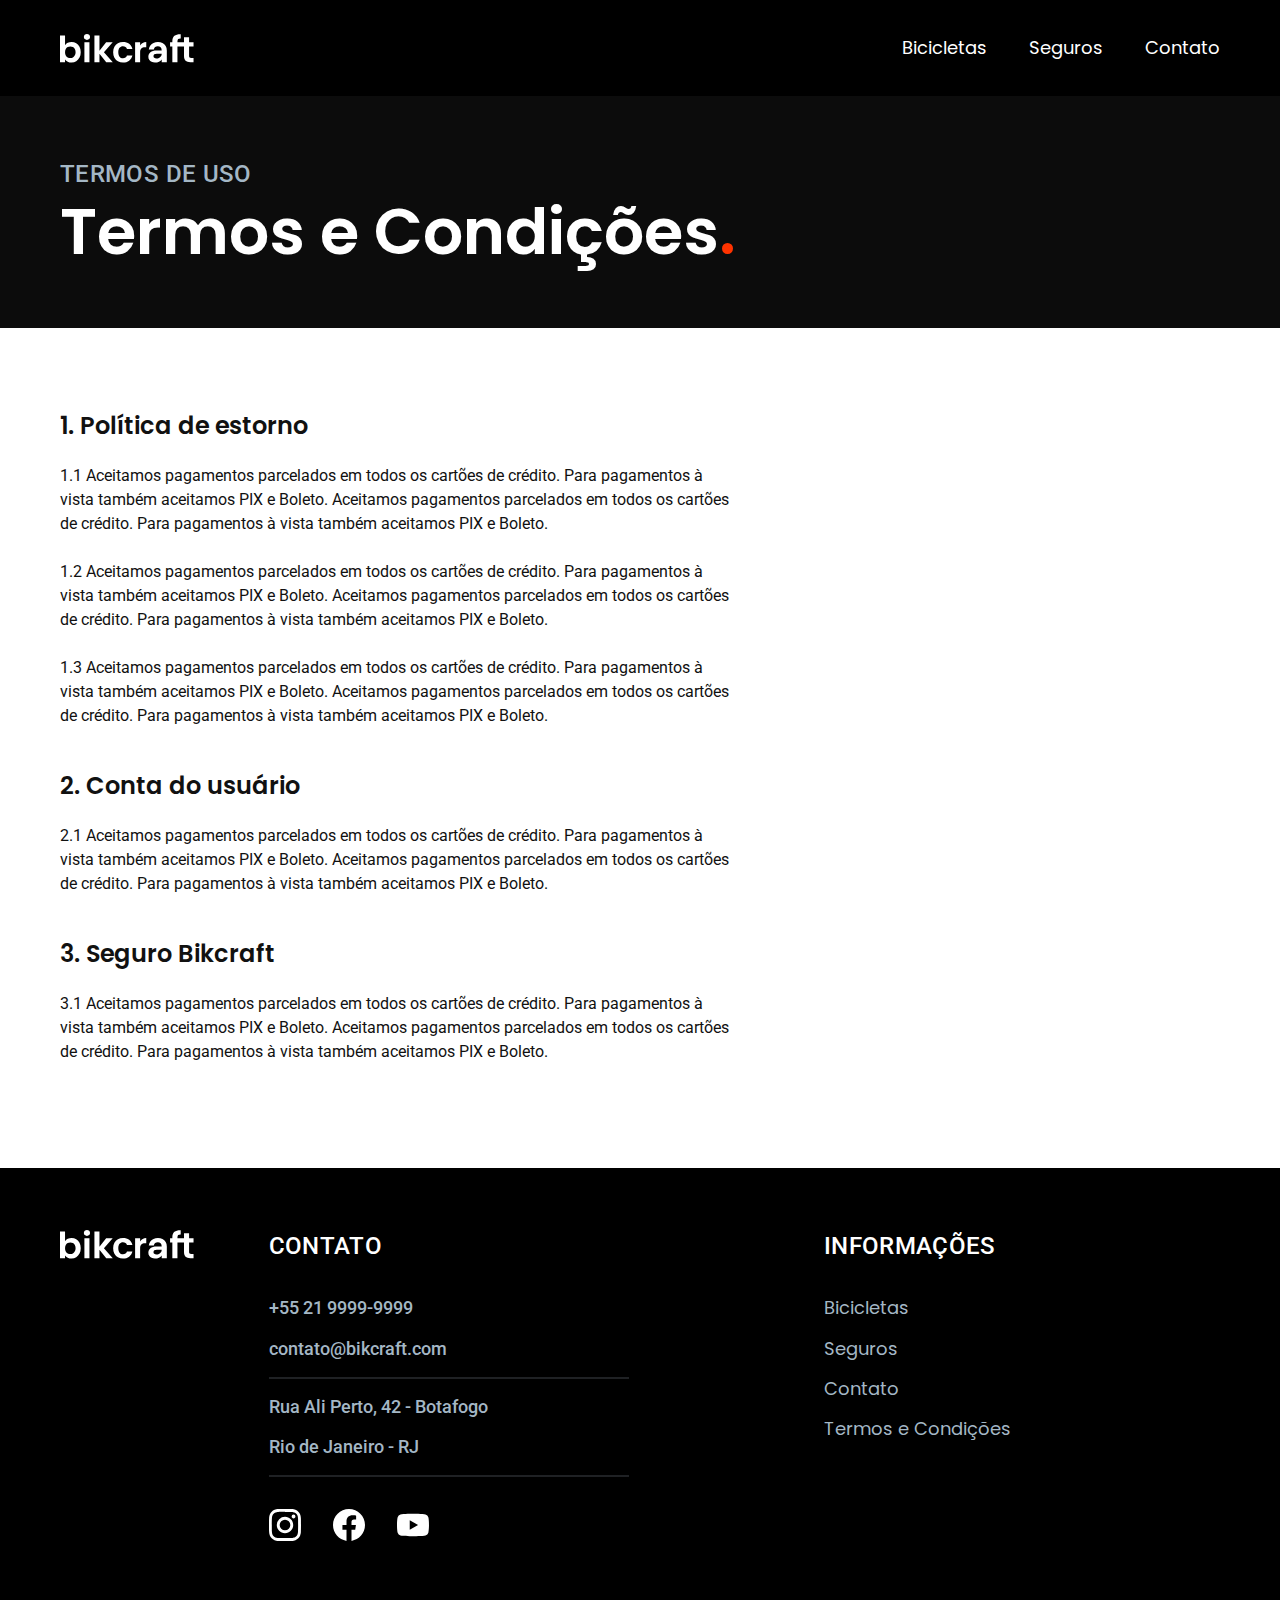
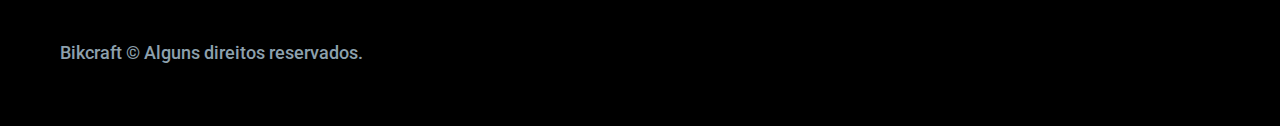
<file: termos.html>
<!DOCTYPE html>
<html lang="pt-br">

<head>
  <meta charset="UTF-8">
  <meta http-equiv="X-UA-Compatible" content="IE=edge">
  <meta name="viewport" content="width=device-width, initial-scale=1.0">
  <title>Termos e Condições - Bikcraft</title>
  <link rel="preload" href="css/style.css" as="style">
  <link rel="stylesheet" href="css/style.css">
  <link rel="icon" href="favicon-16x16.png" type="image/png">
  

  <link rel="preconnect" href="https://fonts.googleapis.com">
  <link rel="preconnect" href="https://fonts.gstatic.com" crossorigin>
  <link href="https://fonts.googleapis.com/css2?family=Poppins:wght@400;600&family=Roboto:wght@400;500&display=swap" rel="stylesheet">
  <link rel="preconnect" href="https://fonts.googleapis.com">
  <link rel="preconnect" href="https://fonts.gstatic.com" crossorigin>
  <link href="https://fonts.googleapis.com/css2?family=Merriweather:ital,wght@1,900&display=swap" rel="stylesheet">
</head>

<body id="termos">
  <header class="header-bg">
    <div class="header">
      <a href="./">
        <img src="./bikcraft.svg" alt="Logo bikcraft">
      </a>
      <nav aria-label="Primaria">
        <ul class="header-menu font-1-m">
          <li> <a href="./bicicletas.html">Bicicletas</a></li>
          <li> <a href="./seguros.html">Seguros</a></li>
          <li> <a href="./contato.html">Contato</a></li>
        </ul>
      </nav>
    </div>
  </header>

  <main>
    <div class="titulo-bg">
      <div class="titulo container">
        <p style="color:  #A4B7C5;" class="font-2-l-b">TERMOS DE USO</p>
        <h1 style="color:  #ffffff;" class="font-1-xxl">Termos e Condições<span style="color: #FF3300;;">.</span></h1>
      </div>
    </div>
  </main>

  <div class="termos container font-2-s">
    <h2 class="font-1-l">1. Política de estorno</h2>
    <p>1.1 Aceitamos pagamentos parcelados em todos os cartões de crédito. Para pagamentos à vista também aceitamos PIX e Boleto. Aceitamos pagamentos parcelados em todos os cartões de crédito. Para pagamentos à vista também aceitamos PIX e Boleto. </p>
    <p>1.2 Aceitamos pagamentos parcelados em todos os cartões de crédito. Para pagamentos à vista também aceitamos PIX e Boleto. Aceitamos pagamentos parcelados em todos os cartões de crédito. Para pagamentos à vista também aceitamos PIX e Boleto.</p>
    <p>1.3 Aceitamos pagamentos parcelados em todos os cartões de crédito. Para pagamentos à vista também aceitamos PIX e Boleto. Aceitamos pagamentos parcelados em todos os cartões de crédito. Para pagamentos à vista também aceitamos PIX e Boleto.</p>

    <h2 class="font-1-l">2. Conta do usuário</h2>
    <p>2.1 Aceitamos pagamentos parcelados em todos os cartões de crédito. Para pagamentos à vista também aceitamos PIX e Boleto. Aceitamos pagamentos parcelados em todos os cartões de crédito. Para pagamentos à vista também aceitamos PIX e Boleto. </p>

    <h2 class="font-1-l">3. Seguro Bikcraft</h2>
    <p>3.1 Aceitamos pagamentos parcelados em todos os cartões de crédito. Para pagamentos à vista também aceitamos PIX e Boleto. Aceitamos pagamentos parcelados em todos os cartões de crédito. Para pagamentos à vista também aceitamos PIX e Boleto. </p>
  </div>

  <footer class="footer-bg">
    <div class="footer container">
      <img src="./bikcraft.svg" alt="Bikcraft">
      <div class="footer-contato">
        <h3 style="color: #ffffff;" class="font-2-l-b">Contato</h3>
        <ul style="color: #A4B7C5;" class="font-2-m">
          <li><a style="color: #A4B7C5;" href="tel:+552199999999">+55 21 9999-9999</a></li>
          <li><a style="color: #A4B7C5;" href="mailto:contato@bikcraft.com">contato@bikcraft.com</a></li>
          <li>Rua Ali Perto, 42 - Botafogo</li>
          <li>Rio de Janeiro - RJ</li>
        </ul>
        <div class="footer-redes">
          <a href="./">
            <img src="./icones/redes/instagram.svg" alt="Instagram">
          </a>
          <a href="./">
            <img src="./icones/redes/facebook.svg" alt="Facebook">
          </a>
          <a href="./">
            <img src="./icones/redes/youtube.svg" alt="Youtube">
          </a>
        </div>
      </div>
      <div class="footer-informacoes">
        <h3 style="color: #ffffff;" class="font-2-l-b">Informações</h3>
        <nav>
          <ul style="color: #A4B7C5;" class="font-1-m">
            <li><a style="color: #A4B7C5;" href="./bicicletas.html">Bicicletas</a></li>
            <li><a style="color: #A4B7C5;" href="./seguros.html">Seguros</a></li>
            <li><a style="color: #A4B7C5;" href="./contato.html">Contato</a></li>
            <li><a style="color: #A4B7C5;" href="./termos.html">Termos e Condições</a></li>
          </ul>
        </nav>
      </div>
      <p style="color: #8DA0AD;" class="footer-copy font-2-m">Bikcraft © Alguns direitos reservados.</p>
    </div>
  </footer>

  <script src="./js/script.js"></script>
</body>
</file>
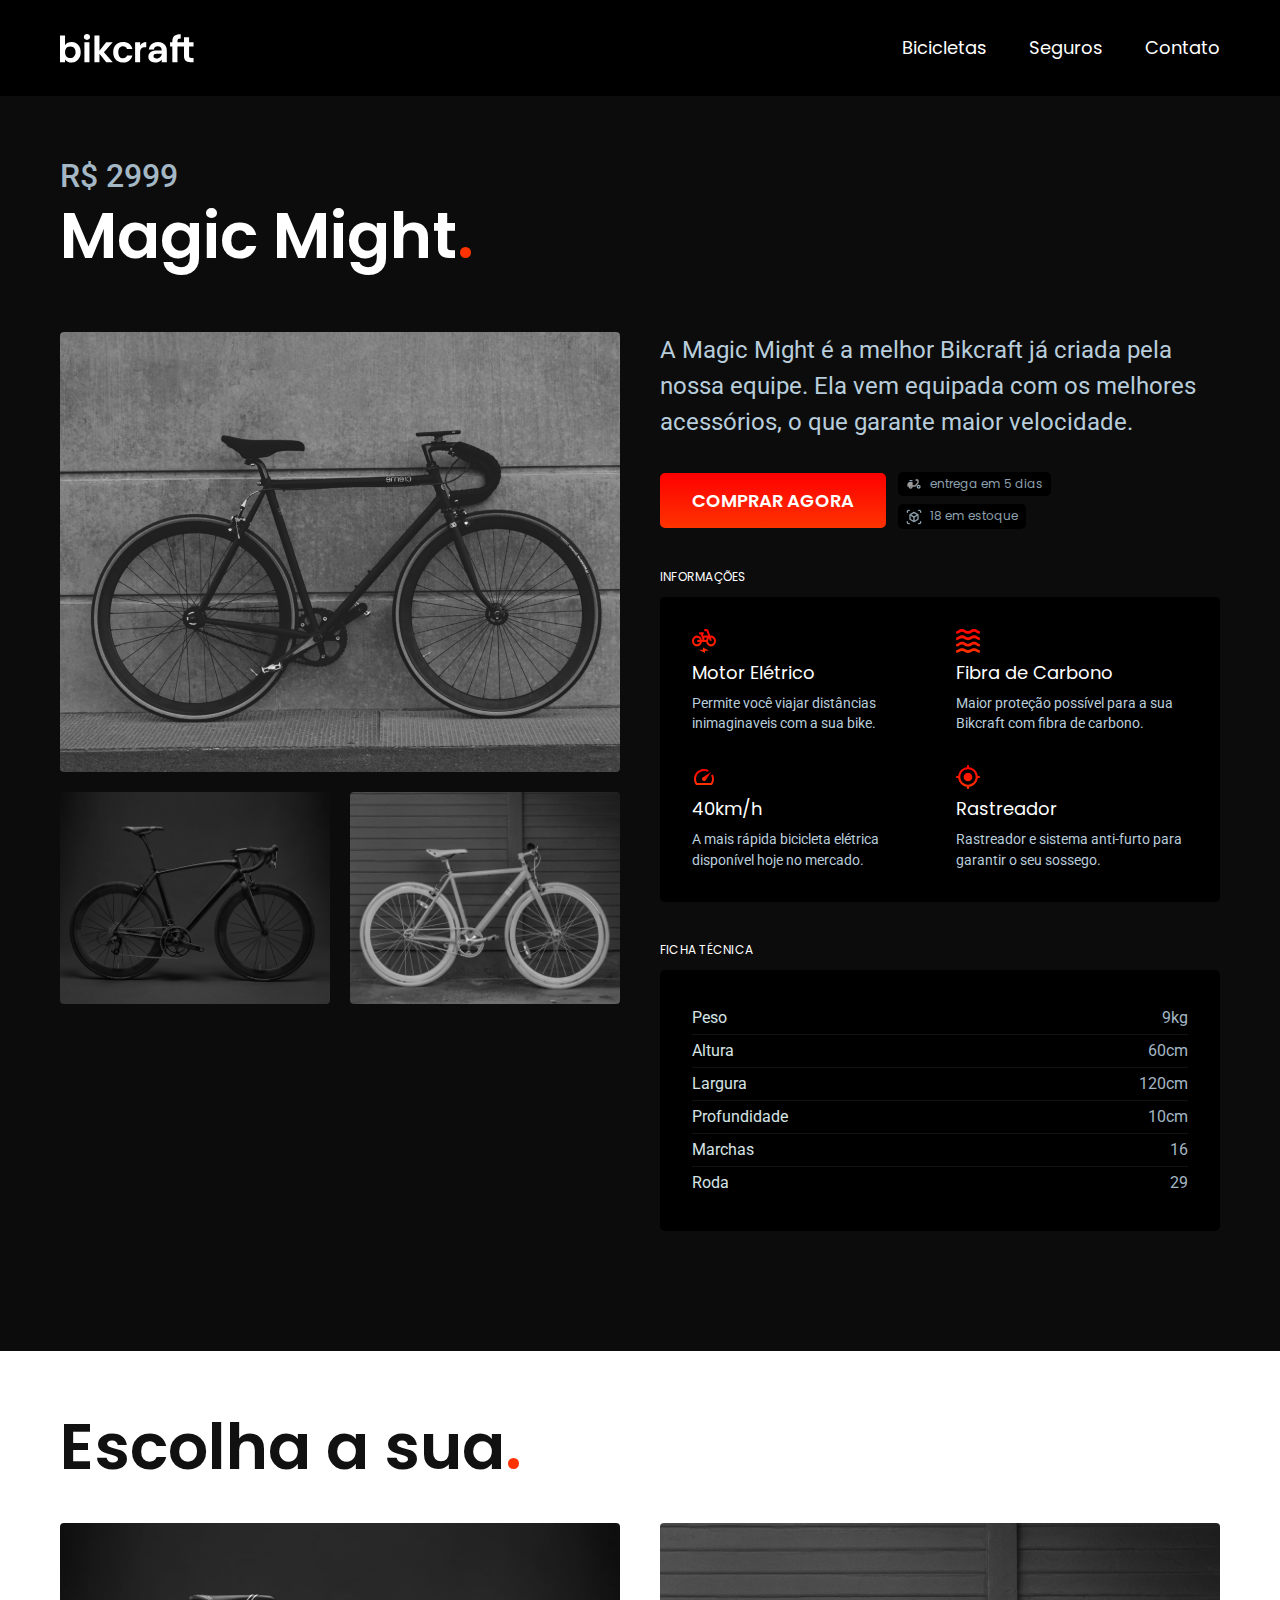
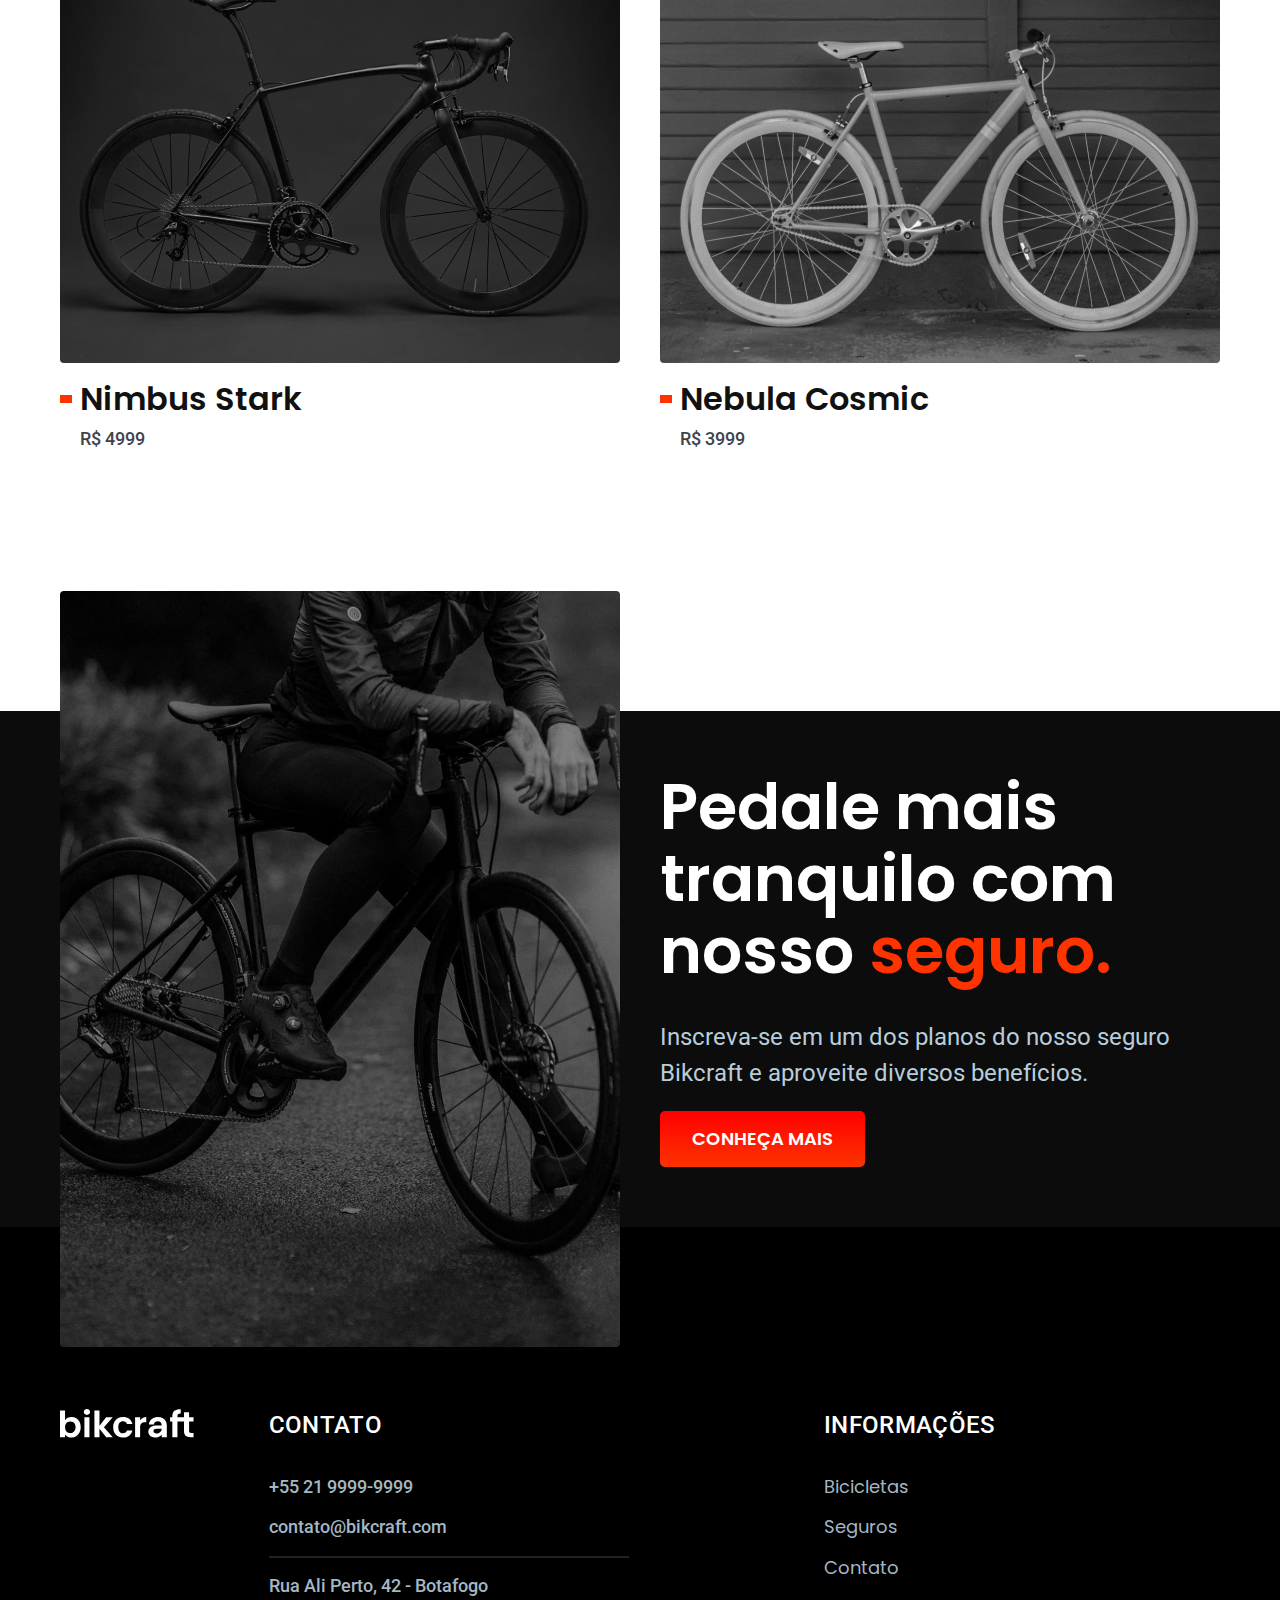
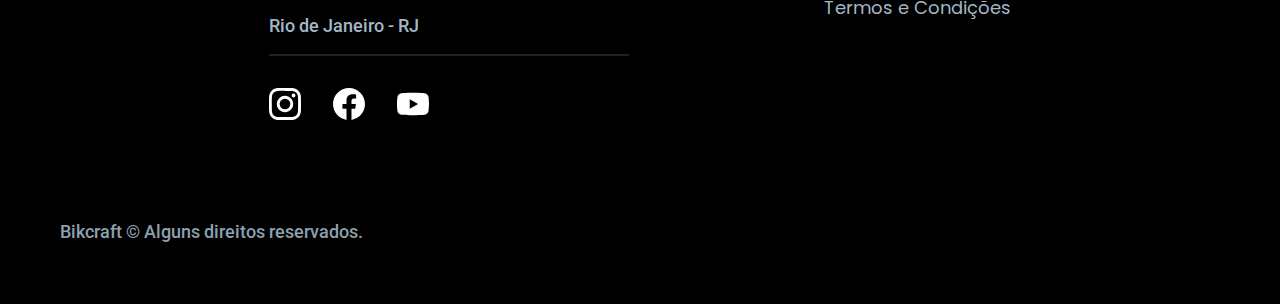
<file: bicicletas/magic.html>
<!DOCTYPE html>
<html lang="pt-br">

<head>
  <meta charset="UTF-8">
  <meta http-equiv="X-UA-Compatible" content="IE=edge">
  <meta name="viewport" content="width=device-width, initial-scale=1.0">
  <title>Magic - Bikcraft</title>
  <link rel="stylesheet" href="../css/style.css">
  <link rel="icon" href="../favicon-16x16.png" type="image/png">

  <link rel="preconnect" href="https://fonts.googleapis.com">
  <link rel="preconnect" href="https://fonts.gstatic.com" crossorigin>
  <link href="https://fonts.googleapis.com/css2?family=Poppins:wght@400;600&family=Roboto:wght@400;500&display=swap" rel="stylesheet">
  <link rel="preconnect" href="https://fonts.googleapis.com">
  <link rel="preconnect" href="https://fonts.gstatic.com" crossorigin>
  <link href="https://fonts.googleapis.com/css2?family=Merriweather:ital,wght@1,900&display=swap" rel="stylesheet">
</head>

<body id="bicicleta">
  <header class="header-bg">
    <div class="header">
      <a href="../">
        <img src="../bikcraft.svg" alt="Logo bikcraft">
      </a>
      <nav aria-label="Primaria">
        <ul class="header-menu font-1-m">
          <li> <a href="../bicicletas.html">Bicicletas</a></li>
          <li> <a href="../seguros.html">Seguros</a></li>
          <li> <a href="../contato.html">Contato</a></li>
        </ul>
      </nav>
    </div>
  </header>

  <main class="titulo-bg">
    <div>
      <div class="titulo container">
        <p style="color:  #A4B7C5;" class="font-2-xl">R$ 2999</p>
        <h1 style="color:  #ffffff;" class="font-1-xxl">Magic Might<span style="color: #FF3300;;">.</span></h1>
      </div>
    </div>

    <div class="bicicleta container">
      <div class="bicicleta-imagens">
        <img src="../img/bicicleta/nimbus 2.jpg" alt="">
        <img src="../img/bicicleta/nimbus 1.jpg" alt="">
        <img src="../img/bicicleta/nimbus 3.jpg" alt="">
      </div>

      <div class="bicicleta-conteudo">
        <p style="color: #B8CDDB;" class="font-2-l"> A Magic Might é a melhor Bikcraft já criada pela nossa equipe. Ela vem equipada com os melhores acessórios, o que garante maior velocidade.</p>
        <div class="bicicleta-comprar">
          <a class="botao" href="../orcamento.html?tipo=bikcraft&produto=magic">COMPRAR AGORA</a>
          <span style="color: #8DA0AD;" class="font-1-xs"> <img src="../icones/entrega 1.svg" alt=""> entrega em 5 dias</span>
          <span style="color: #8DA0AD;" class="font-1-xs"> <img src="../icones/estoque 1.svg"> 18 em estoque</span>
        </div>


        <h2 style="color: white;" class="font-1-xs">Informações</h2>
        <ul class="bicicleta-informacoes">
          <li> <img src="../icones/bicicletas/motor elétrico.svg" alt="">
            <h3 style="color: white;" class="font-1-m">Motor Elétrico</h3>
            <p style="color: #B8CDDB;" class="font-2-xs"> Permite você viajar distâncias
              inimaginaveis com a sua bike.
            </p>
          </li>


          <li> <img src="../icones/bicicletas/carbono.svg" alt="">
            <h3 style="color: white;" class="font-1-m">Fibra de Carbono</h3>
            <p style="color: #B8CDDB;" class="font-2-xs"> Maior proteção possível para a sua Bikcraft com fibra de carbono.
            </p>
          </li>


          <li> <img src="../icones/bicicletas/velocidade.svg" alt="">
            <h3 style="color: white;" class="font-1-m">40km/h</h3>
            <p style="color: #B8CDDB;" class="font-2-xs"> A mais rápida bicicleta elétrica disponível hoje no mercado.
            </p>
          </li>


          <li> <img src="../icones/bicicletas/rastreador.svg" alt="">
            <h3 style="color: white;" class="font-1-m">Rastreador</h3>
            <p style="color: #B8CDDB;" class="font-2-xs"> Rastreador e sistema anti-furto para garantir o seu sossego.
            </p>
          </li>
        </ul>

        <h2 style="color: white;" class="font-1-xs">Ficha técnica</h2>
        <ul class="bicicleta-ficha font-2-s">
          <li style="color: #D6E4E5;">Peso <span style="color: #A4B7C5;">9kg</span></li>
          <li style="color: #D6E4E5;">Altura <span style="color: #A4B7C5;">60cm</span></li>
          <li style="color: #D6E4E5;">Largura <span style="color: #A4B7C5;"> 120cm</span></li>
          <li style="color: #D6E4E5;">Profundidade <span style="color: #A4B7C5;">10cm</span></li>
          <li style="color: #D6E4E5;">Marchas <span style="color: #A4B7C5;">16</span></li>
          <li style="color: #D6E4E5;">Roda <span style="color: #A4B7C5;">29</span></li>
        </ul>
      </div>

    </div>
  </main>

  <article class="bicicletas-lista container">
    <h2 class="font-1-xxl">Escolha a sua<span>.</span></h2>

    <ul>
      <a href="../bicicletas/nimbus.html">
        <li>
          <img src="../img/bicicleta/nimbus.jpg" alt="Bicicleta Preta">
          <h3 class="font-1-xl">Nimbus Stark</h3>
          <P style="color:#3F4449;;" class="font-2-m">R$ 4999</P>
        </li>
      </a>

      <a href="../bicicletas/nebula.html">
        <li>
          <img src="../img/bicicleta/nebula.jpg" alt="Bicicleta Preta">
          <h3 class="font-1-xl">Nebula Cosmic</h3>
          <P style="color:#3F4449;" class="font-2-m">R$ 3999</P>
        </li>
      </a>
    </ul>
  </article>

  <article class="seguro-bg">
    <div class="seguro container">
      <div class="seguro-imagem">
        <img src="../img/fotos/seguros.jpg" alt="Pessoa em cima de uma bicicleta">
      </div>
      <div class="seguro-conteudo">
        <h2 style="color: #ffffff;" class="font-1-xxl">Pedale mais tranquilo com nosso <span style="color: #FF3300;">seguro.</span></h2>
        <p style="color: #B8CDDB;" class="font-2-l">Inscreva-se em um dos planos do nosso seguro Bikcraft e aproveite diversos benefícios.</p>
        <a class="botao" href="../seguros.html">CONHEÇA MAIS</a>
      </div>
    </div>
  </article>


  <footer class="footer-bg">
    <div class="footer container">
      <img src="../bikcraft.svg" alt="Bikcraft">
      <div class="footer-contato">
        <h3 style="color: #ffffff;" class="font-2-l-b">Contato</h3>
        <ul style="color: #A4B7C5;" class="font-2-m">
          <li><a style="color: #A4B7C5;" href="tel:+552199999999">+55 21 9999-9999</a></li>
          <li><a style="color: #A4B7C5;" href="mailto:contato@bikcraft.com">contato@bikcraft.com</a></li>
          <li>Rua Ali Perto, 42 - Botafogo</li>
          <li>Rio de Janeiro - RJ</li>
        </ul>
        <div class="footer-redes">
          <a href="../">
            <img src="../icones/redes/instagram.svg" alt="Instagram">
          </a>
          <a href="../">
            <img src="../icones/redes/facebook.svg" alt="Facebook">
          </a>
          <a href="../">
            <img src="../icones/redes/youtube.svg" alt="Youtube">
          </a>
        </div>
      </div>
      <div class="footer-informacoes">
        <h3 style="color: #ffffff;" class="font-2-l-b">Informações</h3>
        <nav>
          <ul style="color: #A4B7C5;" class="font-1-m">
            <li><a style="color: #A4B7C5;" href="../bicicletas.html">Bicicletas</a></li>
            <li><a style="color: #A4B7C5;" href="../seguros.html">Seguros</a></li>
            <li><a style="color: #A4B7C5;" href="../contato.html">Contato</a></li>
            <li><a style="color: #A4B7C5;" href="../termos.html">Termos e Condições</a></li>
          </ul>
        </nav>
      </div>
      <p style="color: #8DA0AD;" class="footer-copy font-2-m">Bikcraft © Alguns direitos reservados.</p>
    </div>
  </footer>

  <script src="../js/script.js"></script>
</body>
</file>
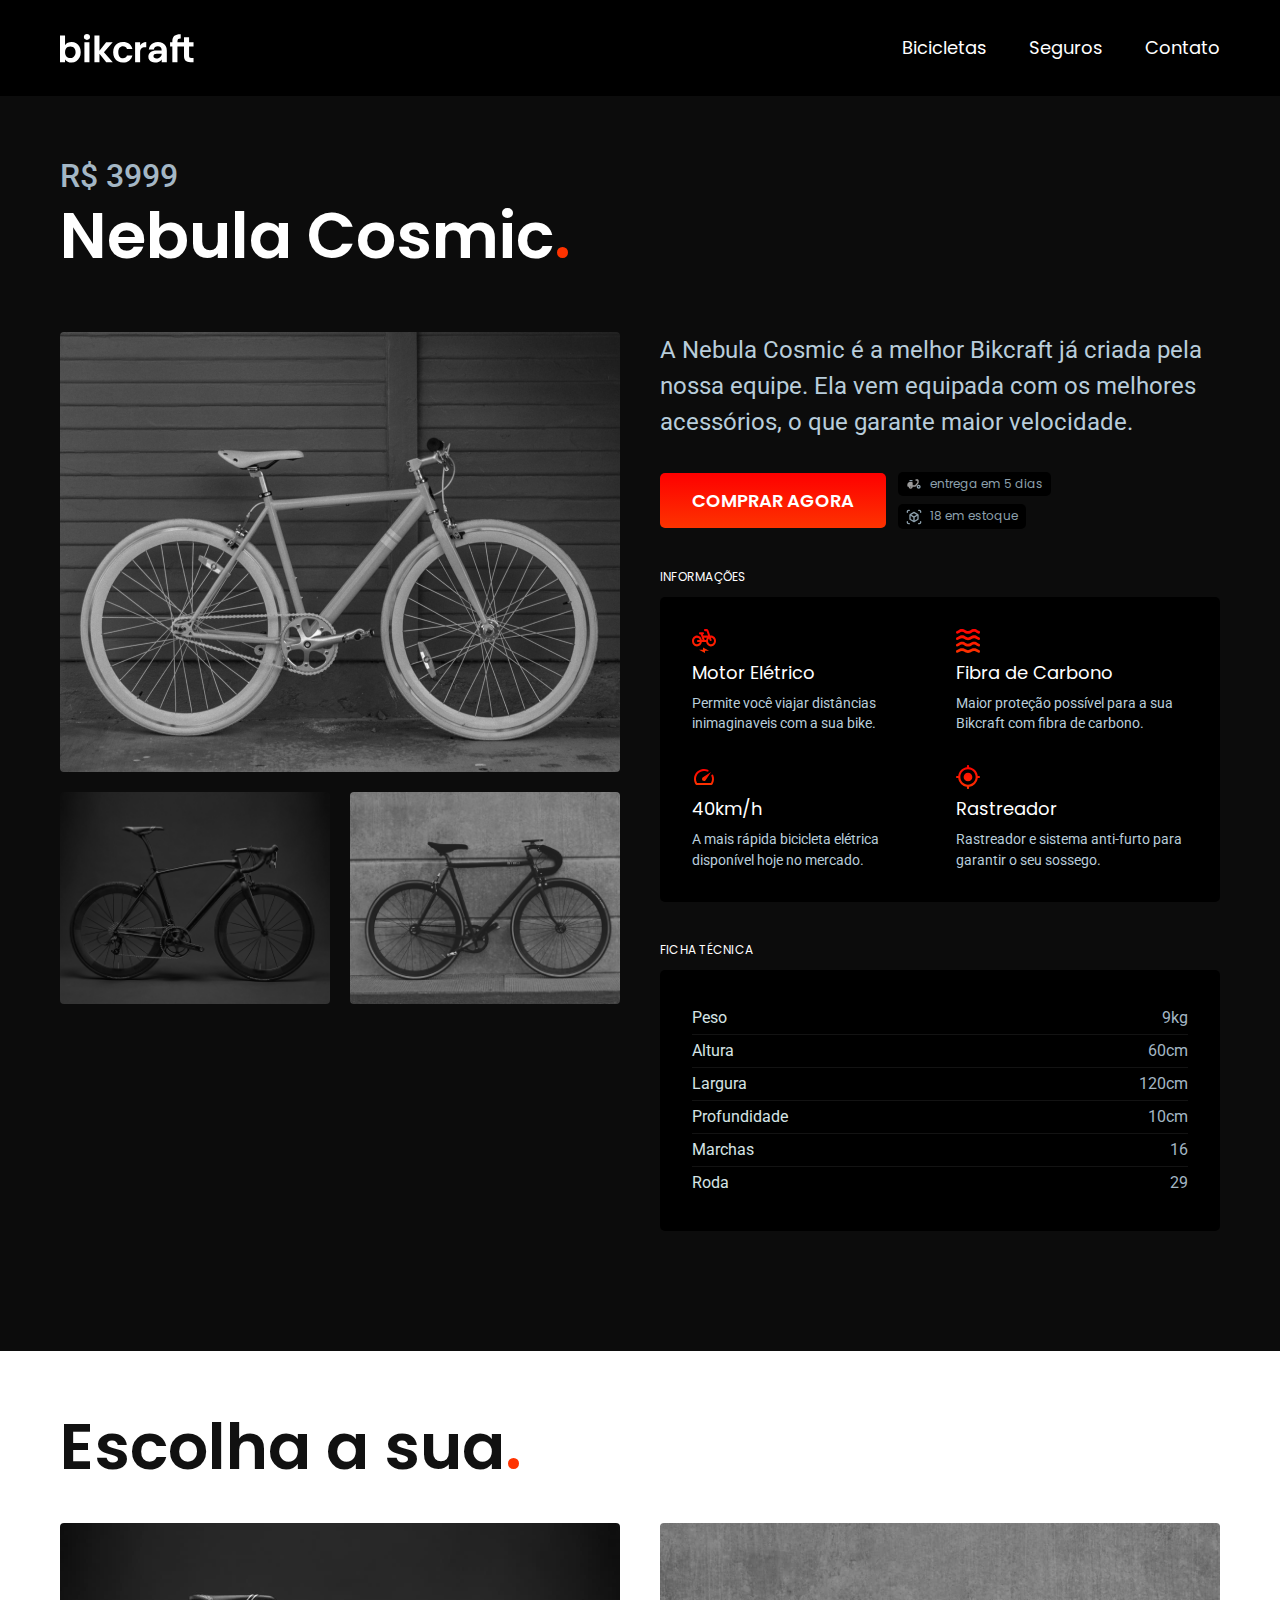
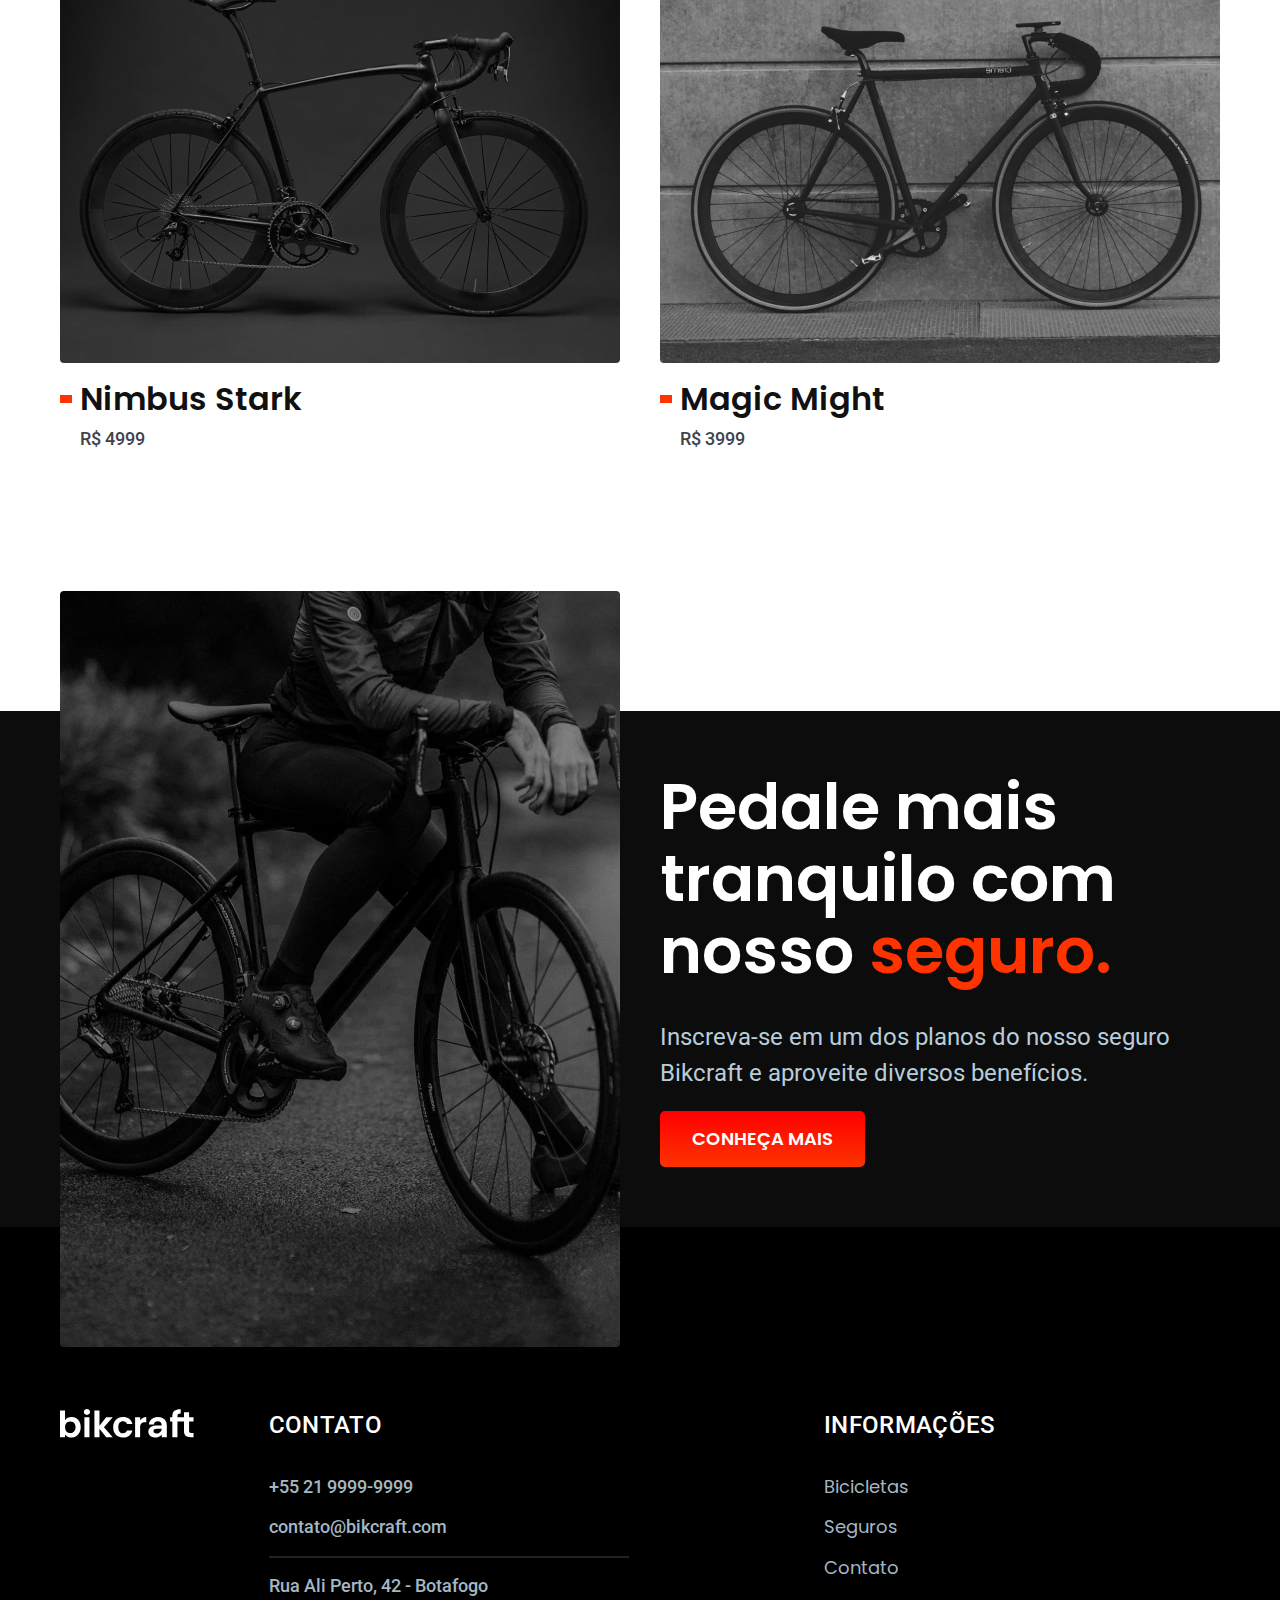
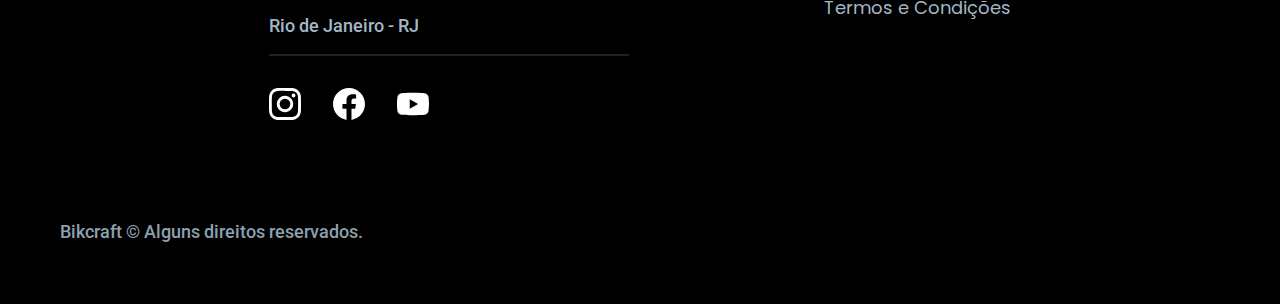
<file: bicicletas/nebula.html>
<!DOCTYPE html>
<html lang="pt-br">

<head>
  <meta charset="UTF-8">
  <meta http-equiv="X-UA-Compatible" content="IE=edge">
  <meta name="viewport" content="width=device-width, initial-scale=1.0">
  <title>Nebula - Bikcraft</title>
  <link rel="stylesheet" href="../css/style.css">
  <link rel="icon" href="../favicon-16x16.png" type="image/png">

  <link rel="preconnect" href="https://fonts.googleapis.com">
  <link rel="preconnect" href="https://fonts.gstatic.com" crossorigin>
  <link href="https://fonts.googleapis.com/css2?family=Poppins:wght@400;600&family=Roboto:wght@400;500&display=swap" rel="stylesheet">
  <link rel="preconnect" href="https://fonts.googleapis.com">
  <link rel="preconnect" href="https://fonts.gstatic.com" crossorigin>
  <link href="https://fonts.googleapis.com/css2?family=Merriweather:ital,wght@1,900&display=swap" rel="stylesheet">
</head>

<body id="bicicleta">
  <header class="header-bg">
    <div class="header">
      <a href="../">
        <img src="../bikcraft.svg" alt="Logo bikcraft">
      </a>
      <nav aria-label="Primaria">
        <ul class="header-menu font-1-m">
          <li> <a href="../bicicletas.html">Bicicletas</a></li>
          <li> <a href="../seguros.html">Seguros</a></li>
          <li> <a href="../contato.html">Contato</a></li>
        </ul>
      </nav>
    </div>
  </header>

  <main class="titulo-bg">
    <div>
      <div class="titulo container">
        <p style="color:  #A4B7C5;" class="font-2-xl">R$ 3999</p>
        <h1 style="color:  #ffffff;" class="font-1-xxl">Nebula Cosmic<span style="color: #FF3300;;">.</span></h1>
      </div>
    </div>

    <div class="bicicleta container">
      <div class="bicicleta-imagens">
        <img src="../img/bicicleta/nimbus 3.jpg" alt="">
        <img src="../img/bicicleta/nimbus 1.jpg" alt="">
        <img src="../img/bicicleta/nimbus 2.jpg" alt="">
      </div>

      <div class="bicicleta-conteudo">
        <p style="color: #B8CDDB;" class="font-2-l"> A Nebula Cosmic é a melhor Bikcraft já criada pela nossa equipe. Ela vem equipada com os melhores acessórios, o que garante maior velocidade.</p>
        <div class="bicicleta-comprar">
          <a class="botao" href="../orcamento.html?tipo=bikcraft&produto=nebula">COMPRAR AGORA</a>
          <span style="color: #8DA0AD;" class="font-1-xs"> <img src="../icones/entrega 1.svg" alt=""> entrega em 5 dias</span>
          <span style="color: #8DA0AD;" class="font-1-xs"> <img src="../icones/estoque 1.svg"> 18 em estoque</span>
        </div>


        <h2 style="color: white;" class="font-1-xs">Informações</h2>
        <ul class="bicicleta-informacoes">
          <li> <img src="../icones/bicicletas/motor elétrico.svg" alt="">
            <h3 style="color: white;" class="font-1-m">Motor Elétrico</h3>
            <p style="color: #B8CDDB;" class="font-2-xs"> Permite você viajar distâncias
              inimaginaveis com a sua bike.
            </p>
          </li>


          <li> <img src="../icones/bicicletas/carbono.svg" alt="">
            <h3 style="color: white;" class="font-1-m">Fibra de Carbono</h3>
            <p style="color: #B8CDDB;" class="font-2-xs"> Maior proteção possível para a sua Bikcraft com fibra de carbono.
            </p>
          </li>


          <li> <img src="../icones/bicicletas/velocidade.svg" alt="">
            <h3 style="color: white;" class="font-1-m">40km/h</h3>
            <p style="color: #B8CDDB;" class="font-2-xs"> A mais rápida bicicleta elétrica disponível hoje no mercado.
            </p>
          </li>


          <li> <img src="../icones/bicicletas/rastreador.svg" alt="">
            <h3 style="color: white;" class="font-1-m">Rastreador</h3>
            <p style="color: #B8CDDB;" class="font-2-xs"> Rastreador e sistema anti-furto para garantir o seu sossego.
            </p>
          </li>
        </ul>

        <h2 style="color: white;" class="font-1-xs">Ficha técnica</h2>
        <ul class="bicicleta-ficha font-2-s">
          <li style="color: #D6E4E5;">Peso <span style="color: #A4B7C5;">9kg</span></li>
          <li style="color: #D6E4E5;">Altura <span style="color: #A4B7C5;">60cm</span></li>
          <li style="color: #D6E4E5;">Largura <span style="color: #A4B7C5;"> 120cm</span></li>
          <li style="color: #D6E4E5;">Profundidade <span style="color: #A4B7C5;">10cm</span></li>
          <li style="color: #D6E4E5;">Marchas <span style="color: #A4B7C5;">16</span></li>
          <li style="color: #D6E4E5;">Roda <span style="color: #A4B7C5;">29</span></li>
        </ul>
      </div>

    </div>
  </main>

  <article class="bicicletas-lista container">
    <h2 class="font-1-xxl">Escolha a sua<span>.</span></h2>

    <ul>
      <a href="../bicicletas/nimbus.html">
        <li>
          <img src="../img/bicicleta/nimbus.jpg" alt="Bicicleta Preta">
          <h3 class="font-1-xl">Nimbus Stark</h3>
          <P style="color:#3F4449;;" class="font-2-m">R$ 4999</P>
        </li>
      </a>

      <a href="../bicicletas/magic.html">
        <li>
          <img src="../img/bicicleta/magic.jpg" alt="Bicicleta Preta">
          <h3 class="font-1-xl">Magic Might</h3>
          <P style="color:#3F4449;" class="font-2-m">R$ 3999</P>
        </li>
      </a>
    </ul>
  </article>

  <article class="seguro-bg">
    <div class="seguro container">
      <div class="seguro-imagem">
        <img src="../img/fotos/seguros.jpg" alt="Pessoa em cima de uma bicicleta">
      </div>
      <div class="seguro-conteudo">
        <h2 style="color: #ffffff;" class="font-1-xxl">Pedale mais tranquilo com nosso <span style="color: #FF3300;">seguro.</span></h2>
        <p style="color: #B8CDDB;" class="font-2-l">Inscreva-se em um dos planos do nosso seguro Bikcraft e aproveite diversos benefícios.</p>
        <a class="botao" href="../seguros.html">CONHEÇA MAIS</a>
      </div>
    </div>
  </article>


  <footer class="footer-bg">
    <div class="footer container">
      <img src="../bikcraft.svg" alt="Bikcraft">
      <div class="footer-contato">
        <h3 style="color: #ffffff;" class="font-2-l-b">Contato</h3>
        <ul style="color: #A4B7C5;" class="font-2-m">
          <li><a style="color: #A4B7C5;" href="tel:+552199999999">+55 21 9999-9999</a></li>
          <li><a style="color: #A4B7C5;" href="mailto:contato@bikcraft.com">contato@bikcraft.com</a></li>
          <li>Rua Ali Perto, 42 - Botafogo</li>
          <li>Rio de Janeiro - RJ</li>
        </ul>
        <div class="footer-redes">
          <a href="../">
            <img src="../icones/redes/instagram.svg" alt="Instagram">
          </a>
          <a href="../">
            <img src="../icones/redes/facebook.svg" alt="Facebook">
          </a>
          <a href="../">
            <img src="../icones/redes/youtube.svg" alt="Youtube">
          </a>
        </div>
      </div>
      <div class="footer-informacoes">
        <h3 style="color: #ffffff;" class="font-2-l-b">Informações</h3>
        <nav>
          <ul style="color: #A4B7C5;" class="font-1-m">
            <li><a style="color: #A4B7C5;" href="../bicicletas.html">Bicicletas</a></li>
            <li><a style="color: #A4B7C5;" href="../seguros.html">Seguros</a></li>
            <li><a style="color: #A4B7C5;" href="../contato.html">Contato</a></li>
            <li><a style="color: #A4B7C5;" href="../termos.html">Termos e Condições</a></li>
          </ul>
        </nav>
      </div>
      <p style="color: #8DA0AD;" class="footer-copy font-2-m">Bikcraft © Alguns direitos reservados.</p>
    </div>
  </footer>

  <script src="../js/script.js"></script>
</body>
</file>
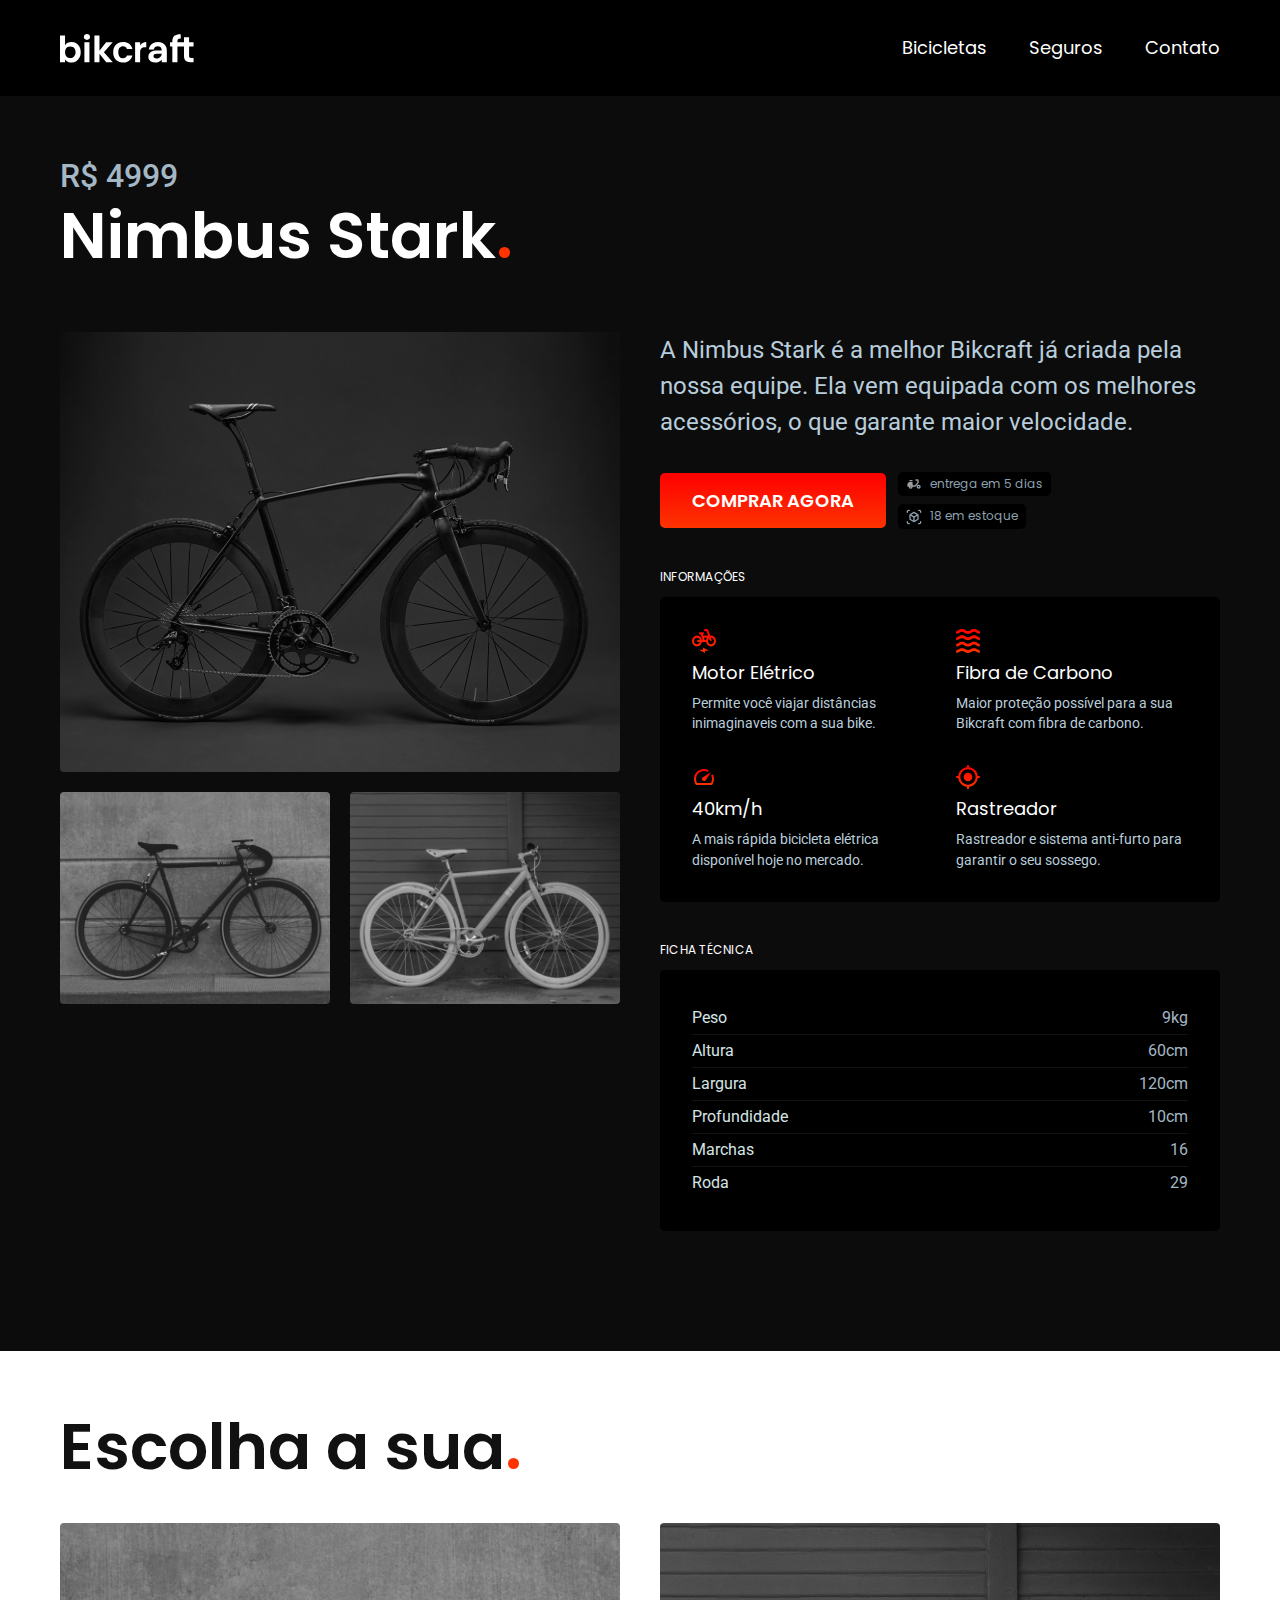
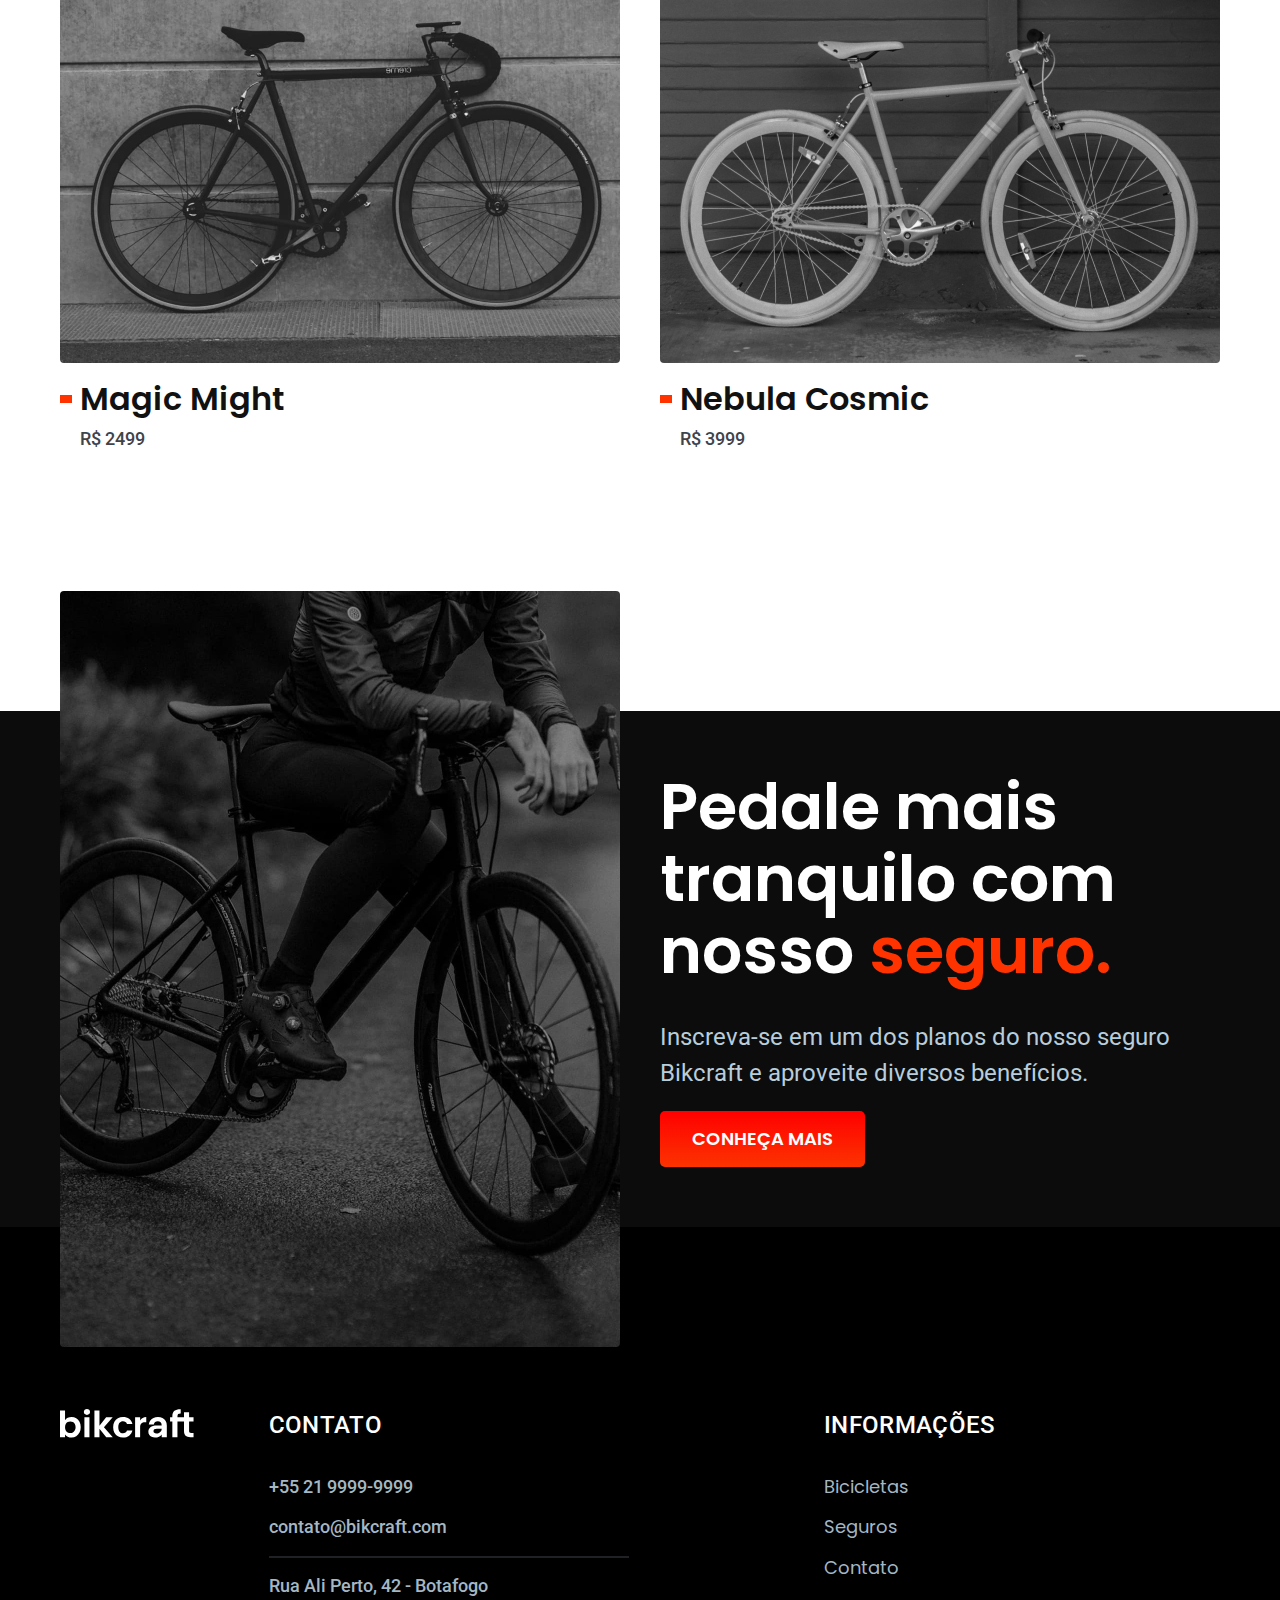
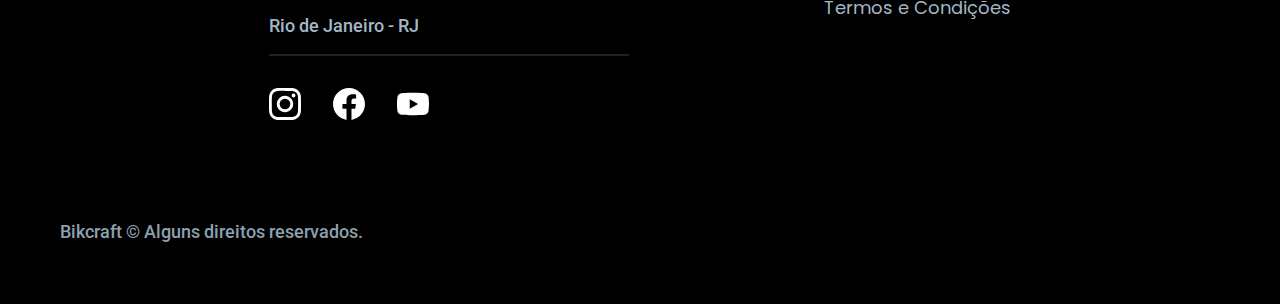
<file: bicicletas/nimbus.html>
<!DOCTYPE html>
<html lang="pt-br">

<head>
  <meta charset="UTF-8">
  <meta http-equiv="X-UA-Compatible" content="IE=edge">
  <meta name="viewport" content="width=device-width, initial-scale=1.0">
  <title>Nimbus - Bikcraft</title>
  <link rel="stylesheet" href="../css/style.css">
  <link rel="icon" href="../favicon-16x16.png" type="image/png">

  <link rel="preconnect" href="https://fonts.googleapis.com">
  <link rel="preconnect" href="https://fonts.gstatic.com" crossorigin>
  <link href="https://fonts.googleapis.com/css2?family=Poppins:wght@400;600&family=Roboto:wght@400;500&display=swap" rel="stylesheet">
  <link rel="preconnect" href="https://fonts.googleapis.com">
  <link rel="preconnect" href="https://fonts.gstatic.com" crossorigin>
  <link href="https://fonts.googleapis.com/css2?family=Merriweather:ital,wght@1,900&display=swap" rel="stylesheet">
</head>

<body id="bicicleta">
  <header class="header-bg">
    <div class="header">
      <a href="../">
        <img src="../bikcraft.svg" alt="Logo bikcraft">
      </a>
      <nav aria-label="Primaria">
        <ul class="header-menu font-1-m">
          <li> <a href="../bicicletas.html">Bicicletas</a></li>
          <li> <a href="../seguros.html">Seguros</a></li>
          <li> <a href="../contato.html">Contato</a></li>
        </ul>
      </nav>
    </div>
  </header>

  <main class="titulo-bg">
    <div>
      <div class="titulo container">
        <p style="color:  #A4B7C5;" class="font-2-xl">R$ 4999</p>
        <h1 style="color:  #ffffff;" class="font-1-xxl">Nimbus Stark<span style="color: #FF3300;;">.</span></h1>
      </div>
    </div>

    <div class="bicicleta container">
      <div class="bicicleta-imagens">
        <img src="../img/bicicleta/nimbus 1.jpg" alt="">
        <img src="../img/bicicleta/nimbus 2.jpg" alt="">
        <img src="../img/bicicleta/nimbus 3.jpg" alt="">
      </div>

      <div class="bicicleta-conteudo">
        <p style="color: #B8CDDB;" class="font-2-l"> A Nimbus Stark é a melhor Bikcraft já criada pela nossa equipe. Ela vem equipada com os melhores acessórios, o que garante maior velocidade.</p>
        <div class="bicicleta-comprar">
          <a class="botao" href="../orcamento.html?tipo=bikcraft&produto=nimbus">COMPRAR AGORA</a>
          <span style="color: #8DA0AD;" class="font-1-xs"> <img src="../icones/entrega 1.svg" alt=""> entrega em 5 dias</span>
          <span style="color: #8DA0AD;" class="font-1-xs"> <img src="../icones/estoque 1.svg"> 18 em estoque</span>
        </div>


        <h2 style="color: white;" class="font-1-xs">Informações</h2>
        <ul class="bicicleta-informacoes">
          <li> <img src="../icones/bicicletas/motor elétrico.svg" alt="">
            <h3 style="color: white;" class="font-1-m">Motor Elétrico</h3>
            <p style="color: #B8CDDB;" class="font-2-xs"> Permite você viajar distâncias
              inimaginaveis com a sua bike.
            </p>
          </li>


          <li> <img src="../icones/bicicletas/carbono.svg" alt="">
            <h3 style="color: white;" class="font-1-m">Fibra de Carbono</h3>
            <p style="color: #B8CDDB;" class="font-2-xs"> Maior proteção possível para a sua Bikcraft com fibra de carbono.
            </p>
          </li>


          <li> <img src="../icones/bicicletas/velocidade.svg" alt="">
            <h3 style="color: white;" class="font-1-m">40km/h</h3>
            <p style="color: #B8CDDB;" class="font-2-xs"> A mais rápida bicicleta elétrica disponível hoje no mercado.
            </p>
          </li>


          <li> <img src="../icones/bicicletas/rastreador.svg" alt="">
            <h3 style="color: white;" class="font-1-m">Rastreador</h3>
            <p style="color: #B8CDDB;" class="font-2-xs"> Rastreador e sistema anti-furto para garantir o seu sossego.
            </p>
          </li>
        </ul>

        <h2 style="color: white;" class="font-1-xs">Ficha técnica</h2>
        <ul class="bicicleta-ficha font-2-s">
          <li style="color: #D6E4E5;">Peso <span style="color: #A4B7C5;">9kg</span></li>
          <li style="color: #D6E4E5;">Altura <span style="color: #A4B7C5;">60cm</span></li>
          <li style="color: #D6E4E5;">Largura <span style="color: #A4B7C5;"> 120cm</span></li>
          <li style="color: #D6E4E5;">Profundidade <span style="color: #A4B7C5;">10cm</span></li>
          <li style="color: #D6E4E5;">Marchas <span style="color: #A4B7C5;">16</span></li>
          <li style="color: #D6E4E5;">Roda <span style="color: #A4B7C5;">29</span></li>
        </ul>
      </div>

    </div>
  </main>

  <article class="bicicletas-lista container">
    <h2 class="font-1-xxl">Escolha a sua<span>.</span></h2>

    <ul>
      <a href="../bicicletas/magic.html">
        <li>
          <img src="../img/bicicleta/magic.jpg" alt="Bicicleta Preta">
          <h3 class="font-1-xl">Magic Might</h3>
          <P style="color:#3F4449;;" class="font-2-m">R$ 2499</P>
        </li>
      </a>

      <a href="../bicicletas/nebula.html">
        <li>
          <img src="../img/bicicleta/nebula.jpg" alt="Bicicleta Preta">
          <h3 class="font-1-xl">Nebula Cosmic</h3>
          <P style="color:#3F4449;" class="font-2-m">R$ 3999</P>
        </li>
      </a>
    </ul>
  </article>

  <article class="seguro-bg">
    <div class="seguro container">
      <div class="seguro-imagem">
        <img src="../img/fotos/seguros.jpg" alt="Pessoa em cima de uma bicicleta">
      </div>
      <div class="seguro-conteudo">
        <h2 style="color: #ffffff;" class="font-1-xxl">Pedale mais tranquilo com nosso <span style="color: #FF3300;">seguro.</span></h2>
        <p style="color: #B8CDDB;" class="font-2-l">Inscreva-se em um dos planos do nosso seguro Bikcraft e aproveite diversos benefícios.</p>
        <a class="botao" href="../seguros.html">CONHEÇA MAIS</a>
      </div>
    </div>
  </article>


  <footer class="footer-bg">
    <div class="footer container">
      <img src="../bikcraft.svg" alt="Bikcraft">
      <div class="footer-contato">
        <h3 style="color: #ffffff;" class="font-2-l-b">Contato</h3>
        <ul style="color: #A4B7C5;" class="font-2-m">
          <li><a style="color: #A4B7C5;" href="tel:+552199999999">+55 21 9999-9999</a></li>
          <li><a style="color: #A4B7C5;" href="mailto:contato@bikcraft.com">contato@bikcraft.com</a></li>
          <li>Rua Ali Perto, 42 - Botafogo</li>
          <li>Rio de Janeiro - RJ</li>
        </ul>
        <div class="footer-redes">
          <a href="../">
            <img src="../icones/redes/instagram.svg" alt="Instagram">
          </a>
          <a href="../">
            <img src="../icones/redes/facebook.svg" alt="Facebook">
          </a>
          <a href="../">
            <img src="../icones/redes/youtube.svg" alt="Youtube">
          </a>
        </div>
      </div>
      <div class="footer-informacoes">
        <h3 style="color: #ffffff;" class="font-2-l-b">Informações</h3>
        <nav>
          <ul style="color: #A4B7C5;" class="font-1-m">
            <li><a style="color: #A4B7C5;" href="../bicicletas.html">Bicicletas</a></li>
            <li><a style="color: #A4B7C5;" href="../seguros.html">Seguros</a></li>
            <li><a style="color: #A4B7C5;" href="../contato.html">Contato</a></li>
            <li><a style="color: #A4B7C5;" href="../termos.html">Termos e Condições</a></li>
          </ul>
        </nav>
      </div>
      <p style="color: #8DA0AD;" class="footer-copy font-2-m">Bikcraft © Alguns direitos reservados.</p>
    </div>
  </footer>

  <script src="../js/script.js"></script>
</body>
</file>
<file: css/style.css>
@import "./global/header.css";
@import "./utilidades/tipografia.css";
@import "./global/footer.css";


@import "./global/global.css";

  /* Utilidades  */
@import "./utilidades/componentes.css";
@import "./utilidades/formulario.css";



  /* Home  */
@import "./home/introdução.css";
@import "./home/tecnologia.css";
@import "./home/parceiros.css";
@import "./home/depoimento.css";


 /* Bicicletas  */
 @import "./bicicletas/bicicletas-lista.css";
 @import "./bicicletas/bicicletas.css";


  /* Bicicleta  */
 @import "./bicicleta/bicicleta.css";
 @import "./bicicleta/seguro.css";

 

/* Seguros  */
@import "./seguros/seguros.css";
@import "./seguros/vantagens.css";
@import "./seguros/perguntas.css";


/* Termos  */
@import "./termos/termos.css";

/* contato  */
@import "./contato/contato.css";
@import "./contato/lojas.css";


/* orçamento  */
@import "./orcamento/orcamento.css";

/* animação  */
@import "./utilidades/animação.css"
</file>
